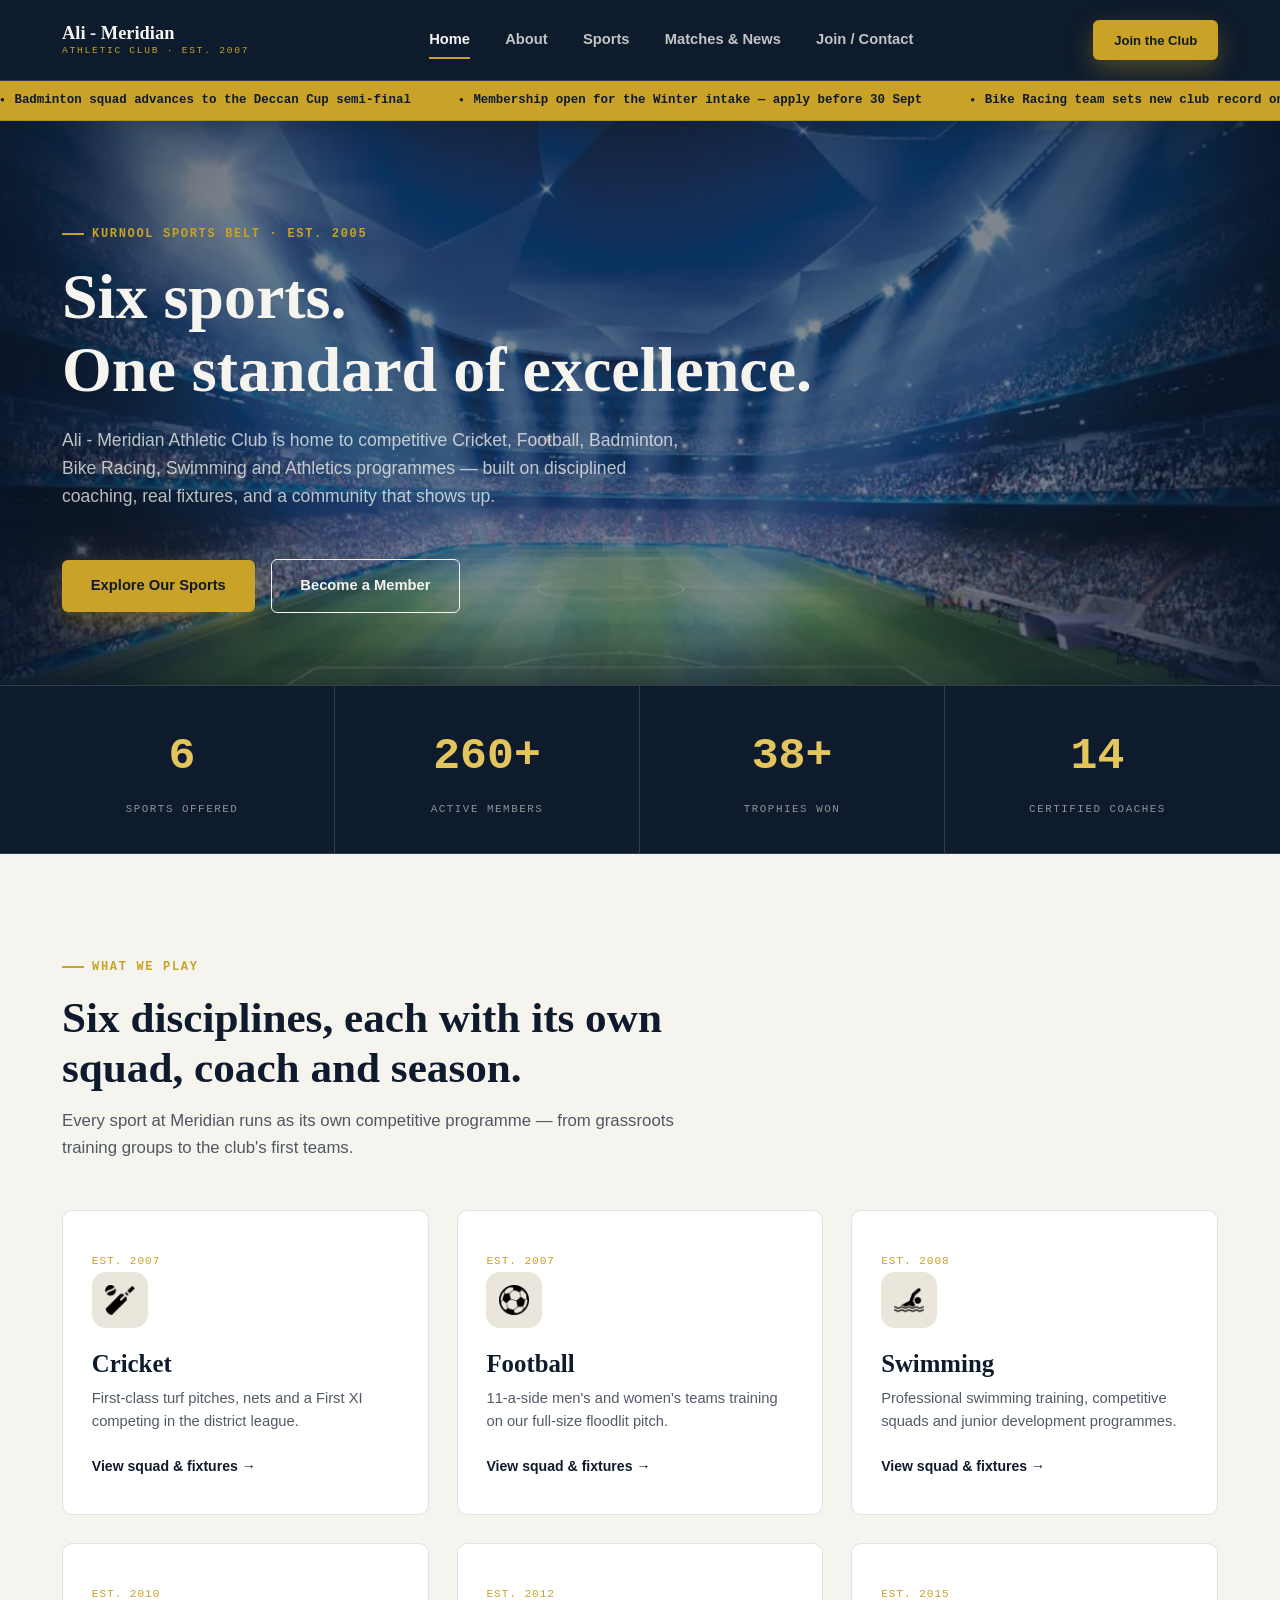
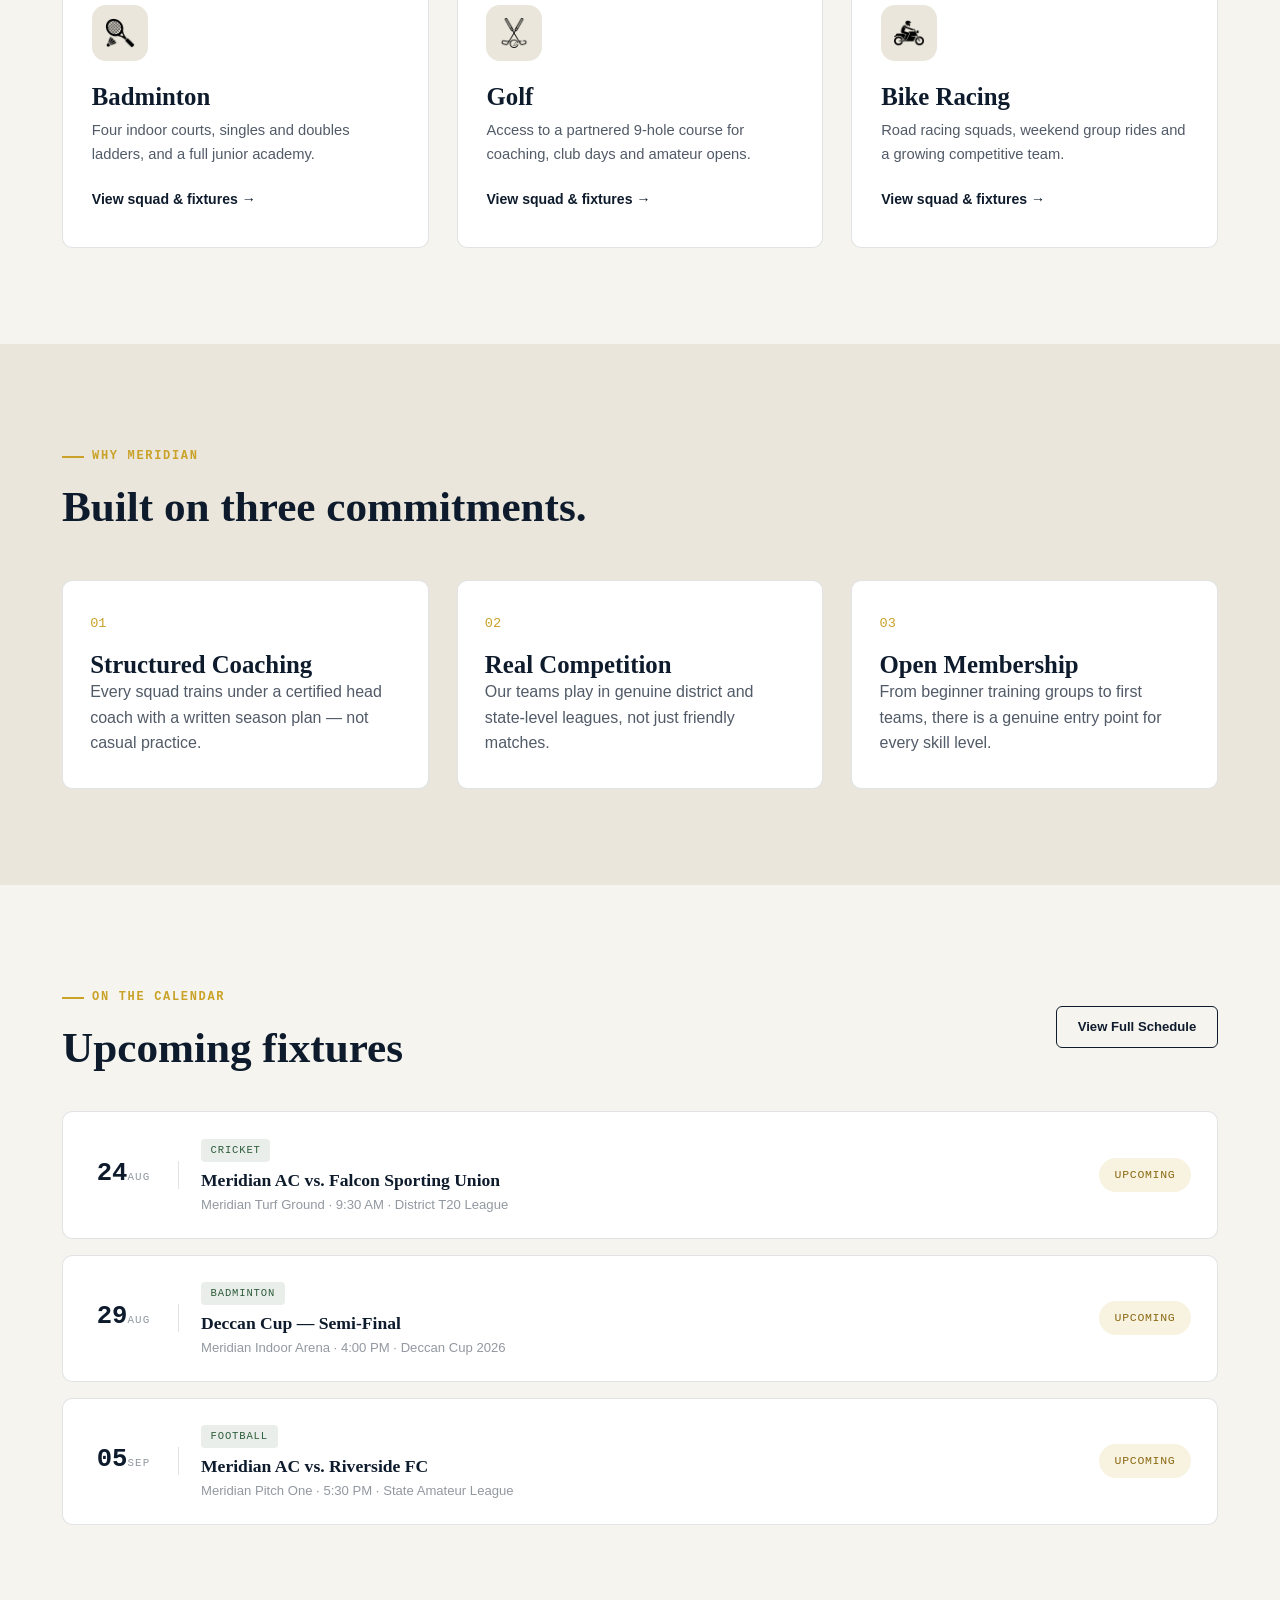
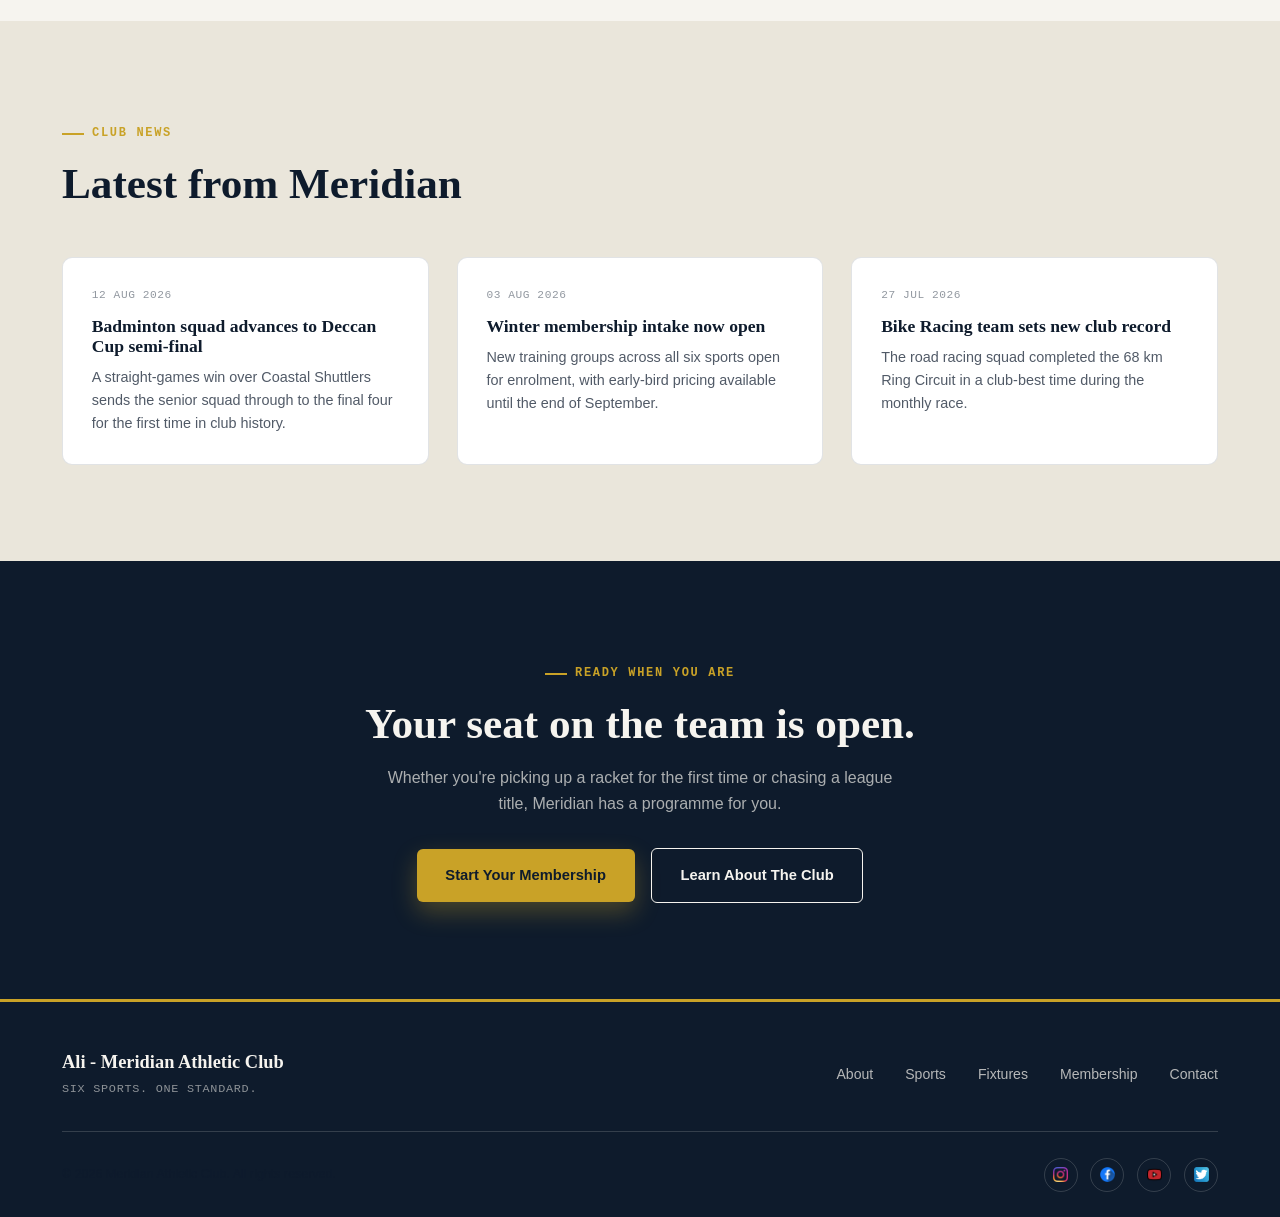
<file: index.html>
<!DOCTYPE html>
<html lang="en">
<head>
<meta charset="UTF-8">
<meta name="viewport" content="width=device-width, initial-scale=1.0">
<title>Ali - Meridian Athletic Club — Six Sports, One Standard</title>
<meta name="description" content="Meridian Athletic Club is a multi-sport organisation offering Cricket, Football, Basketball, Badminton, Golf and Cycling — training, tournaments and membership.">
<link rel="stylesheet" href="css/style.css">
</head>
<body>

<header class="navbar">
  <div class="wrap">
    <a href="index.html" class="brand">
      <!-- Club logo: put your logo file at images/logo.png (roughly square, transparent background works best) -->
      <!-- <img src="images/logo.png" alt="Meridian Athletic Club logo" class="brand-mark"> -->
      <span class="brand-text">Ali - Meridian<span>ATHLETIC CLUB &middot; EST. 2007</span></span>
    </a>
    <nav class="nav-links">
      <a href="index.html">Home</a>
      <a href="about.html">About</a>
      <a href="sports.html">Sports</a>
      <a href="matches.html">Matches &amp; News</a>
      <a href="join.html">Join / Contact</a>
    </nav>
    <div class="nav-cta">
      <a href="join.html" class="btn btn-primary btn-sm">Join the Club</a>
      <button class="nav-toggle" aria-label="Toggle navigation"><span></span><span></span><span></span></button>
    </div>
  </div>
</header>

<div class="ticker">
  <div class="ticker-track">
    <span>Badminton squad advances to the Deccan Cup semi-final</span>
<span>Membership open for the Winter intake &mdash; apply before 30 Sept</span>
<span>Bike Racing team sets new club record on the Ring Circuit</span>
<span>Swimming squad prepares for the Regional Aquatics Championship</span>
  </div>
</div>

<!-- ================= HERO ================= -->
<section class="page-hero">
  <!-- Main hero photo: put a wide action shot at images/hero/hero-home.jpg -->
  <img src="images/hero-home.jpg" alt="Meridian Athletic Club athletes in action" class="hero-bg-image">
  <div class="hero-overlay"></div>
  <div class="wrap">
    <div class="eyebrow">Kurnool Sports Belt &middot; Est. 2005</div>
    <h1 class="mt-1">Six sports.<br>One standard of excellence.</h1>
    <p class="lead">Ali - Meridian Athletic Club is home to competitive Cricket, Football, Badminton, 
      Bike Racing, Swimming and Athletics programmes &mdash; built on disciplined coaching, real fixtures, and a community that shows up.</p>
    <div class="flex gap-1 mt-3" style="flex-wrap:wrap;">
      <a href="sports.html" class="btn btn-primary">Explore Our Sports</a>
      <a href="join.html" class="btn btn-ghost">Become a Member</a>
    </div>
  </div>
</section>

<!-- Scoreboard signature -->
<div class="scoreboard">
  <div class="wrap" style="padding:0;">
    <div class="scoreboard-strip">
      <div class="scoreboard-cell">
        <div class="scoreboard-num" data-count="6">0</div>
        <div class="scoreboard-label">Sports Offered</div>
      </div>
      <div class="scoreboard-cell">
        <div class="scoreboard-num" data-count="260" data-suffix="+">0</div>
        <div class="scoreboard-label">Active Members</div>
      </div>
      <div class="scoreboard-cell">
        <div class="scoreboard-num" data-count="38" data-suffix="+">0</div>
        <div class="scoreboard-label">Trophies Won</div>
      </div>
      <div class="scoreboard-cell">
        <div class="scoreboard-num" data-count="14">0</div>
        <div class="scoreboard-label">Certified Coaches</div>
      </div>
    </div>
  </div>
</div>

<!-- ================= SPORTS OVERVIEW ================= -->
<section>
  <div class="wrap">
    <div class="section-head reveal">
      <div class="eyebrow">What We Play</div>
      <h2 class="mt-1">Six disciplines, each with its own squad, coach and season.</h2>
      <p>Every sport at Meridian runs as its own competitive programme &mdash; from grassroots training groups to the club's first teams.</p>
    </div>

    <div class="grid grid-3">

      <div class="card sport-card reveal">
        <span class="tag-line">Est. 2007</span>
        <!-- Small icon: images/icons/cricket.png -->
        <div class="icon-wrap"><img src="images/cricket.png" alt="Cricket icon"></div>
        <h3>Cricket</h3>
        <p>First-class turf pitches, nets and a First XI competing in the district league.</p>
        <a href="sports.html#cricket" class="card-link">View squad &amp; fixtures &rarr;</a>
      </div>

      <div class="card sport-card reveal">
        <span class="tag-line">Est. 2007</span>
        <div class="icon-wrap"><img src="images/football.png" alt="Football icon"></div>
        <h3>Football</h3>
        <p>11-a-side men's and women's teams training on our full-size floodlit pitch.</p>
        <a href="sports.html#football" class="card-link">View squad &amp; fixtures &rarr;</a>
      </div>

      <div class="card sport-card reveal">
        <span class="tag-line">Est. 2008</span>
        <div class="icon-wrap"><img src="images/swimming.png" alt="Swimming icon"></div>
        <h3>Swimming</h3>
       <p>Professional swimming training, competitive squads and junior development programmes.</p>
        <a href="sports.html#swimming" class="card-link">View squad &amp; fixtures &rarr;</a>
      </div>

      <div class="card sport-card reveal">
        <span class="tag-line">Est. 2010</span>
        <div class="icon-wrap"><img src="images/badminton.png" alt="Badminton icon"></div>
        <h3>Badminton</h3>
        <p>Four indoor courts, singles and doubles ladders, and a full junior academy.</p>
        <a href="sports.html#badminton" class="card-link">View squad &amp; fixtures &rarr;</a>
      </div>

      <div class="card sport-card reveal">
        <span class="tag-line">Est. 2012</span>
        <div class="icon-wrap"><img src="images/golf.png" alt="Golf icon"></div>
        <h3>Golf</h3>
        <p>Access to a partnered 9-hole course for coaching, club days and amateur opens.</p>
        <a href="sports.html#golf" class="card-link">View squad &amp; fixtures &rarr;</a>
      </div>

      <div class="card sport-card reveal">
        <span class="tag-line">Est. 2015</span>
        <div class="icon-wrap"><img src="images/motorbike.png" alt="Motorbike icon"></div>
       <h3>Bike Racing</h3>
<p>Road racing squads, weekend group rides and a growing competitive team.</p>
        <a href="sports.html#bike-racing" class="card-link">View squad &amp; fixtures &rarr;</a>
      </div>

    </div>
  </div>
</section>

<!-- ================= WHY MERIDIAN ================= -->
<section class="section-dim">
  <div class="wrap">
    <div class="section-head reveal">
      <div class="eyebrow">Why Meridian</div>
      <h2 class="mt-1">Built on three commitments.</h2>
    </div>
    <div class="grid grid-3">
      <div class="card value-card reveal">
        <span class="idx">01</span>
        <h3>Structured Coaching</h3>
        <p>Every squad trains under a certified head coach with a written season plan &mdash; not casual practice.</p>
      </div>
      <div class="card value-card reveal">
        <span class="idx">02</span>
        <h3>Real Competition</h3>
        <p>Our teams play in genuine district and state-level leagues, not just friendly matches.</p>
      </div>
      <div class="card value-card reveal">
        <span class="idx">03</span>
        <h3>Open Membership</h3>
        <p>From beginner training groups to first teams, there is a genuine entry point for every skill level.</p>
      </div>
    </div>
  </div>
</section>

<!-- ================= UPCOMING FIXTURES TEASER ================= -->
<section>
  <div class="wrap">
    <div class="flex-between reveal" style="flex-wrap:wrap; gap:1rem; margin-bottom:2.4rem;">
      <div class="section-head" style="margin-bottom:0;">
        <div class="eyebrow">On The Calendar</div>
        <h2 class="mt-1">Upcoming fixtures</h2>
      </div>
      <a href="matches.html" class="btn btn-ghost btn-sm">View Full Schedule</a>
    </div>

    <div class="grid" style="gap:1rem;">
      <div class="card fixture-card reveal">
        <div class="fixture-date"><span class="day">24</span><span class="mon">Aug</span></div>
        <div class="fixture-main">
          <span class="sport-tag">Cricket</span>
          <h4>Meridian AC vs. Falcon Sporting Union</h4>
          <p class="meta">Meridian Turf Ground &middot; 9:30 AM &middot; District T20 League</p>
        </div>
        <span class="fixture-status status-upcoming">Upcoming</span>
      </div>
      <div class="card fixture-card reveal">
        <div class="fixture-date"><span class="day">29</span><span class="mon">Aug</span></div>
        <div class="fixture-main">
          <span class="sport-tag">Badminton</span>
          <h4>Deccan Cup &mdash; Semi-Final</h4>
          <p class="meta">Meridian Indoor Arena &middot; 4:00 PM &middot; Deccan Cup 2026</p>
        </div>
        <span class="fixture-status status-upcoming">Upcoming</span>
      </div>
      <div class="card fixture-card reveal">
        <div class="fixture-date"><span class="day">05</span><span class="mon">Sep</span></div>
        <div class="fixture-main">
          <span class="sport-tag">Football</span>
          <h4>Meridian AC vs. Riverside FC</h4>
          <p class="meta">Meridian Pitch One &middot; 5:30 PM &middot; State Amateur League</p>
        </div>
        <span class="fixture-status status-upcoming">Upcoming</span>
      </div>
    </div>
  </div>
</section>

<!-- ================= NEWS ================= -->
<section class="section-dim">
  <div class="wrap">
    <div class="section-head reveal">
      <div class="eyebrow">Club News</div>
      <h2 class="mt-1">Latest from Meridian</h2>
    </div>
    <div class="grid grid-3">
      <div class="card news-card reveal">
        <span class="date">12 Aug 2026</span>
        <h4>Badminton squad advances to Deccan Cup semi-final</h4>
        <p>A straight-games win over Coastal Shuttlers sends the senior squad through to the final four for the first time in club history.</p>
      </div>
      <div class="card news-card reveal">
        <span class="date">03 Aug 2026</span>
        <h4>Winter membership intake now open</h4>
        <p>New training groups across all six sports open for enrolment, with early-bird pricing available until the end of September.</p>
      </div>
      <div class="card news-card reveal">
        <span class="date">27 Jul 2026</span>
        <h4>Bike Racing team sets new club record</h4>
        <p>The road racing squad completed the 68 km Ring Circuit in a club-best time during the monthly race.</p>
      </div>
    </div>
  </div>
</section>

<!-- ================= CTA ================= -->
<section class="section-dark text-center">
  <div class="wrap">
    <div class="eyebrow" style="justify-content:center;">Ready When You Are</div>
    <h2 class="mt-1">Your seat on the team is open.</h2>
    <p style="max-width:520px; margin:1rem auto 0;">Whether you're picking up a racket for the first time or chasing a league title, Meridian has a programme for you.</p>
    <div class="flex gap-1 mt-2" style="justify-content:center; flex-wrap:wrap;">
      <a href="join.html" class="btn btn-primary">Start Your Membership</a>
      <a href="about.html" class="btn btn-ghost">Learn About The Club</a>
    </div>
  </div>
</section>

<footer class="site-footer">
  <div class="wrap">
    <div class="footer-top">
      <div class="footer-brand">
        <!-- <img src="images/logo.png" alt="Meridian Athletic Club logo" class="brand-mark" width="34" height="34"> -->
        <div>
          <span class="brand-text"> Ali - Meridian Athletic Club</span>
          <div class="footer-tagline">SIX SPORTS. ONE STANDARD.</div>
        </div>
      </div>
      <ul class="footer-links">
        <li><a href="about.html">About</a></li>
        <li><a href="sports.html">Sports</a></li>
        <li><a href="matches.html">Fixtures</a></li>
        <li><a href="join.html">Membership</a></li>
        <li><a href="join.html#contact">Contact</a></li>
      </ul>
    </div>
    <div class="footer-bottom">
      <p>&copy; <span id="current-year"></span> Meridian Athletic Club. All rights reserved.</p>
      <div class="social-row">
       <a href="#" aria-label="Instagram">
            <img src="images/insta.png" alt="Instagram">
          </a>
          <a href="#" aria-label="Facebook">
            <img src="images/facebook.png" alt="Facebook">
          </a>
          <a href="#" aria-label="YouTube">
            <img src="images/youtube.png" alt="YouTube">
          </a>
          <a href="#" aria-label="X (Twitter)">
            <img src="images/twitter.png" alt="X (Twitter)">
          </a>
      </div>
    </div>
  </div>
</footer>

<script src="js/script.js"></script>
</body>
</html>
</file>
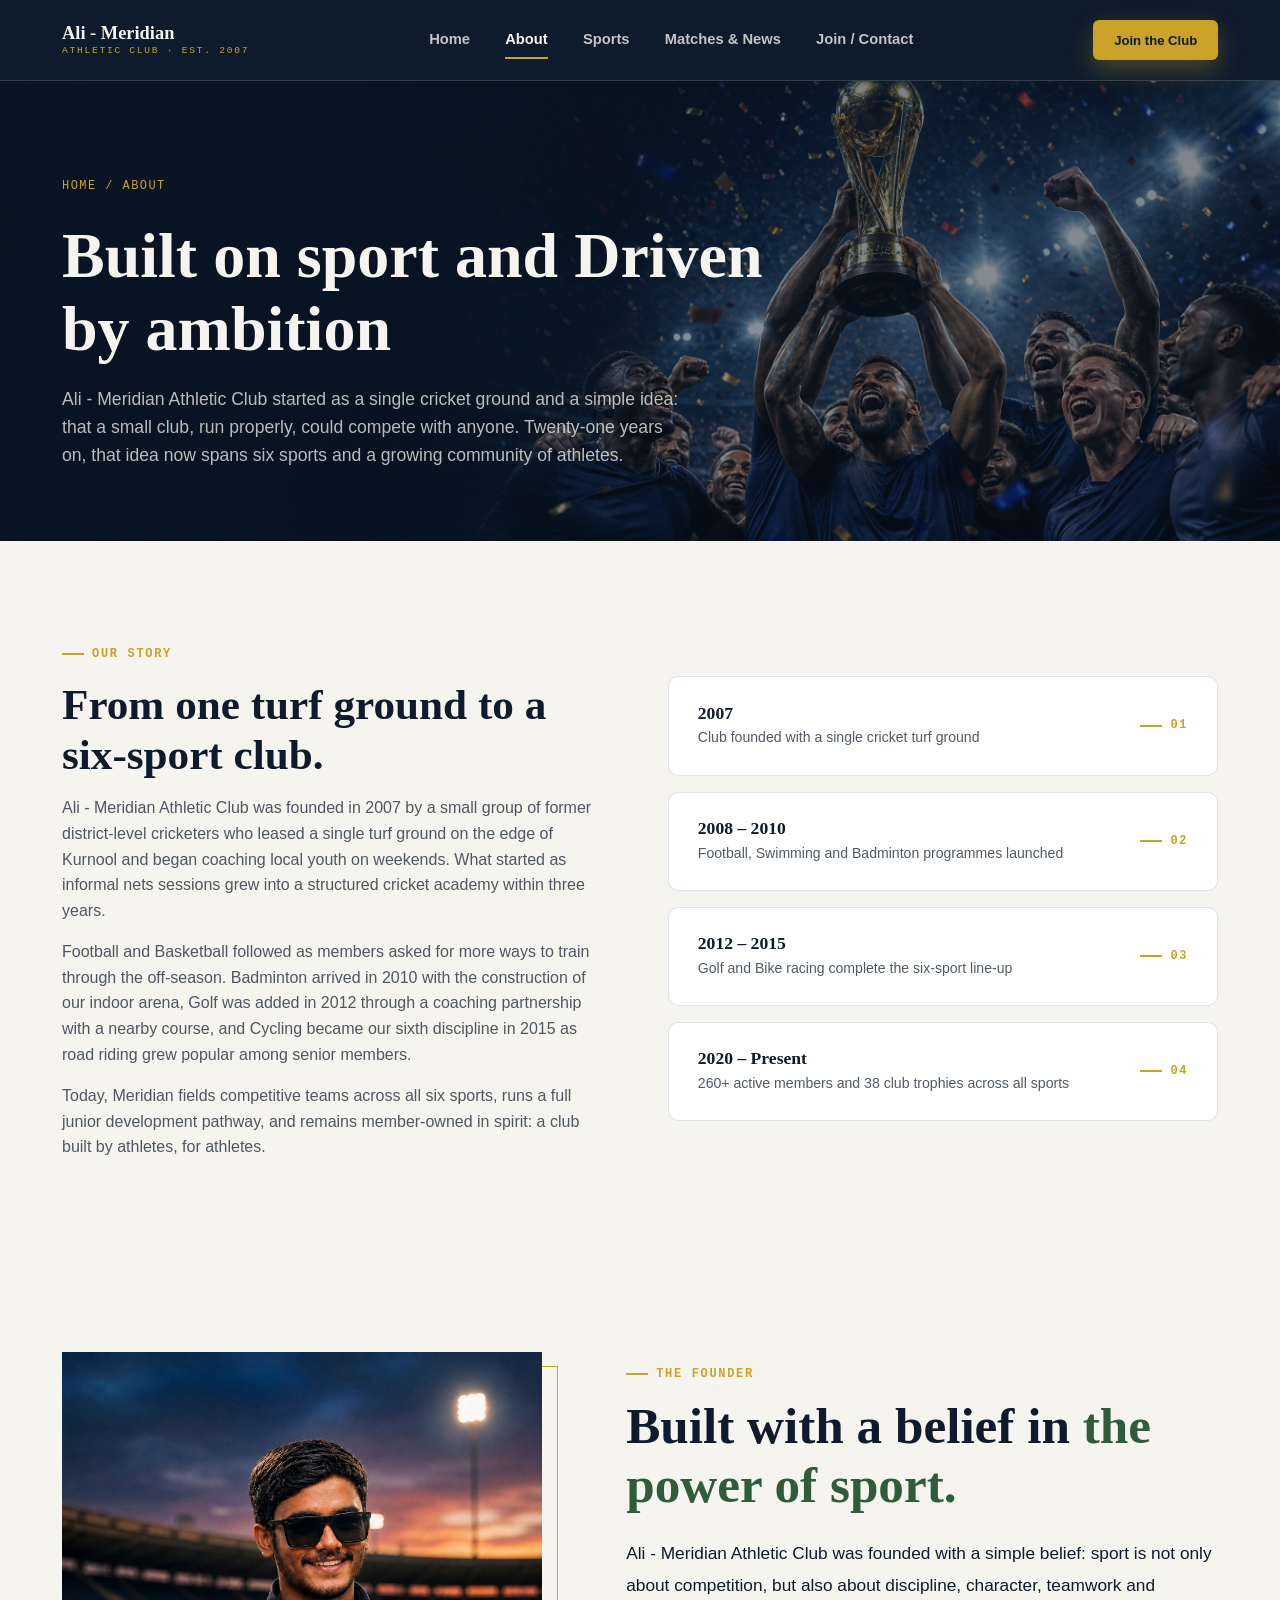
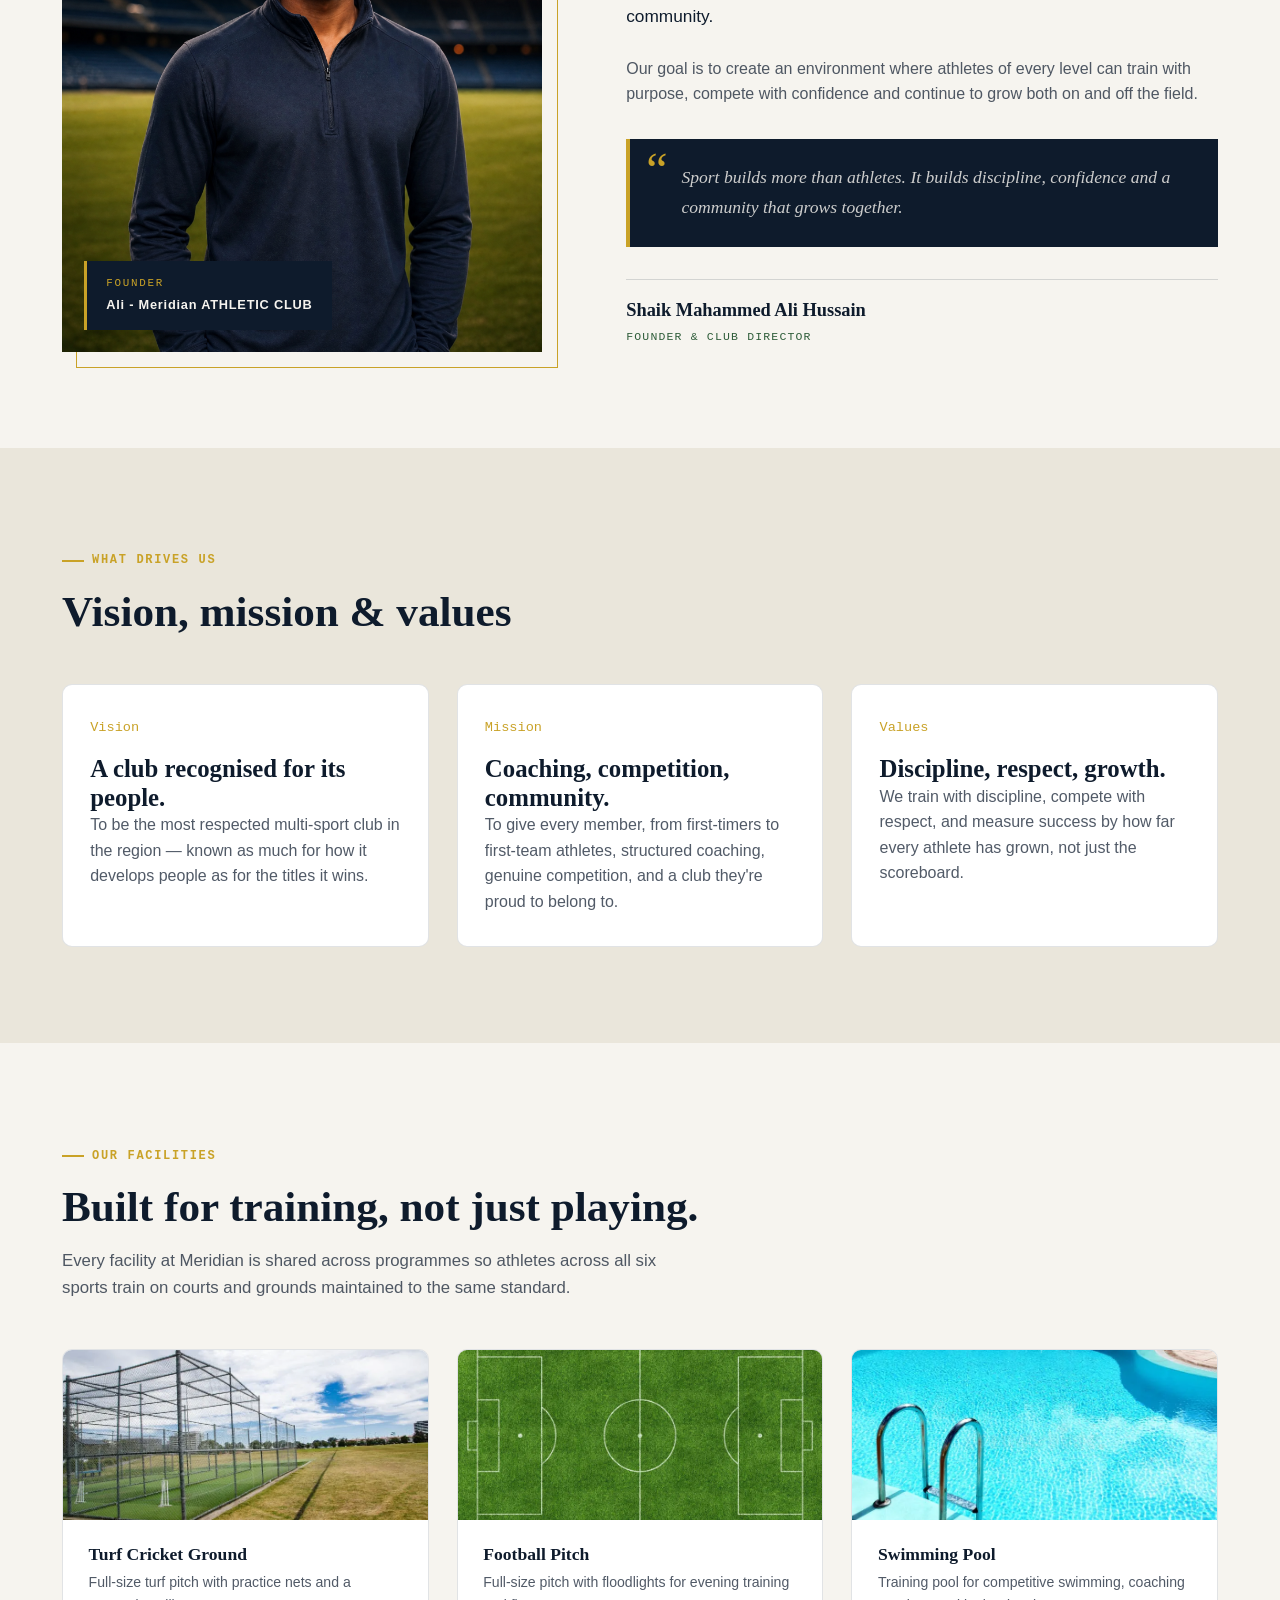
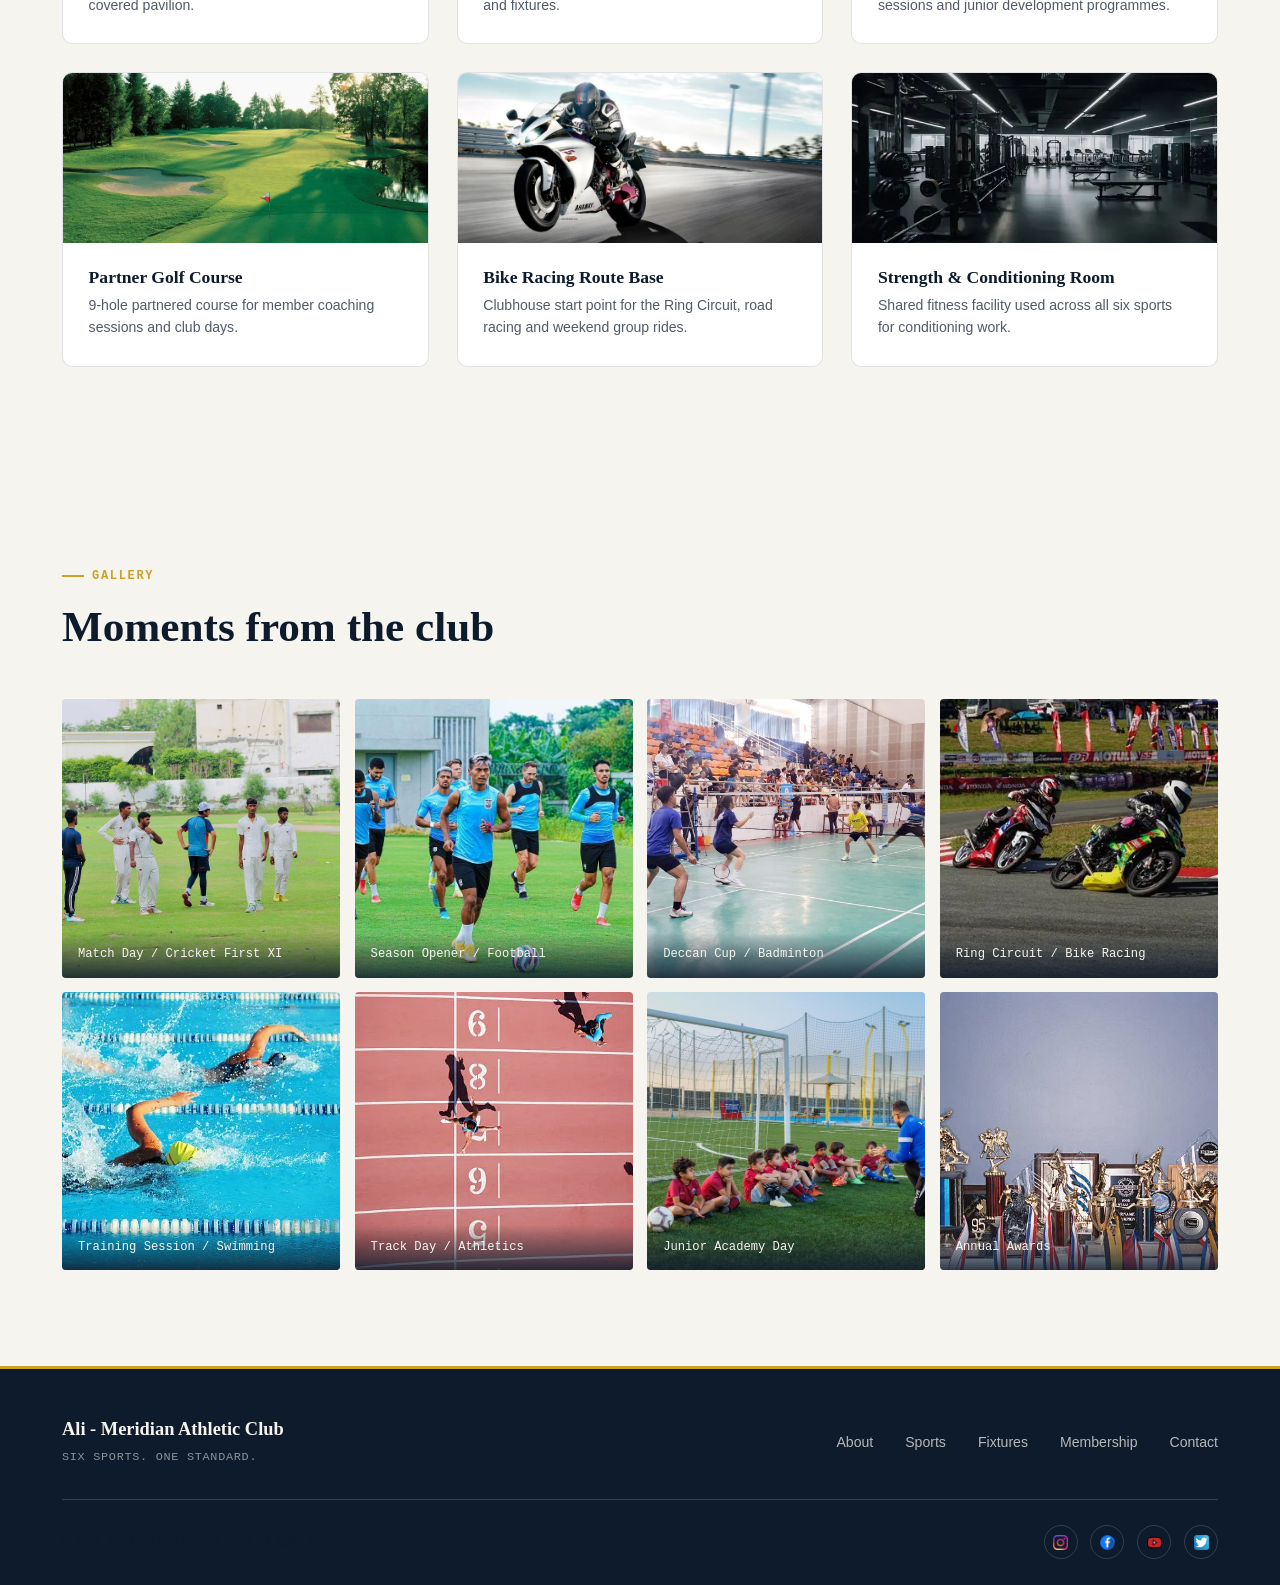
<file: about.html>
<!DOCTYPE html>
<html lang="en">

<head>
  <meta charset="UTF-8">
  <meta name="viewport" content="width=device-width, initial-scale=1.0">
  <title>About Us — Meridian Athletic Club</title>
  <meta name="description"
    content="The history, vision, values, facilities and coaching staff of Meridian Athletic Club.">
  <link rel="stylesheet" href="css/style.css">
</head>

<body>

  <header class="navbar">
    <div class="wrap">
      <a href="index.html" class="brand">
        <!-- <img src="images/logo.png" alt="Meridian Athletic Club logo" class="brand-mark"> -->
        <span class="brand-text">Ali - Meridian<span>ATHLETIC CLUB &middot; EST. 2007</span></span>
      </a>
      <nav class="nav-links">
        <a href="index.html">Home</a>
        <a href="about.html">About</a>
        <a href="sports.html">Sports</a>
        <a href="matches.html">Matches &amp; News</a>
        <a href="join.html">Join / Contact</a>
      </nav>
      <div class="nav-cta">
        <a href="join.html" class="btn btn-primary btn-sm">Join the Club</a>
        <button class="nav-toggle" aria-label="Toggle navigation"><span></span><span></span><span></span></button>
      </div>
    </div>
  </header>

  <section class="page-hero">
    <img src="images/hero-about.jpg" alt="Meridian Athletic Club members" class="hero-bg-image">
    <div class="hero-overlay"></div>
    <div class="wrap">
      <div class="breadcrumb">Home / About</div>
      <h1>Built on sport and Driven by ambition</h1>
      <p class="lead">Ali - Meridian Athletic Club started as a single cricket ground and a simple idea: that a small club,
        run properly, could compete with anyone.
        Twenty-one years on, that idea now spans six sports and a growing community of athletes.</p>
    </div>
  </section>

  <!-- ================= HISTORY ================= -->
  <section>
    <div class="wrap grid grid-2" style="align-items:center; gap:3.5rem;">
      <div class="reveal">
        <div class="eyebrow">Our Story</div>
        <h2 class="mt-1">From one turf ground to a six-sport club.</h2>
        <p class="mt-1">Ali - Meridian Athletic Club was founded in 2007 by a small group of former district-level cricketers
          who leased a single turf ground on the edge of Kurnool and began coaching local youth on weekends. What
          started as informal nets sessions grew into a structured cricket academy within three years.</p>
        <p class="mt-1">Football and Basketball followed as members asked for more ways to train through the off-season.
          Badminton arrived in 2010 with the construction of our indoor arena, Golf was added in 2012 through a coaching
          partnership with a nearby course, and Cycling became our sixth discipline in 2015 as road riding grew popular
          among senior members.</p>
        <p class="mt-1">Today, Meridian fields competitive teams across all six sports, runs a full junior development
          pathway, and remains member-owned in spirit: a club built by athletes, for athletes.</p>
      </div>
      <div class="reveal">
        <div class="grid" style="gap:1rem;">
          <div class="card" style="padding:1.6rem 1.8rem;">
            <div class="flex-between">
              <div>
                <h4>2007</h4>
                <p style="font-size:0.88rem; margin-top:0.2rem;">Club founded with a single cricket turf ground</p>
              </div>
              <span class="eyebrow" style="margin:0;">01</span>
            </div>
          </div>
          <div class="card" style="padding:1.6rem 1.8rem;">
            <div class="flex-between">
              <div>
                <h4>2008 &ndash; 2010</h4>
                <p style="font-size:0.88rem; margin-top:0.2rem;">Football, Swimming and Badminton programmes launched
                </p>
              </div>
              <span class="eyebrow" style="margin:0;">02</span>
            </div>
          </div>
          <div class="card" style="padding:1.6rem 1.8rem;">
            <div class="flex-between">
              <div>
                <h4>2012 &ndash; 2015</h4>
                <p style="font-size:0.88rem; margin-top:0.2rem;">Golf and Bike racing complete the six-sport line-up</p>
              </div>
              <span class="eyebrow" style="margin:0;">03</span>
            </div>
          </div>
          <div class="card" style="padding:1.6rem 1.8rem;">
            <div class="flex-between">
              <div>
                <h4>2020 &ndash; Present</h4>
                <p style="font-size:0.88rem; margin-top:0.2rem;">260+ active members and 38 club trophies across all
                  sports</p>
              </div>
              <span class="eyebrow" style="margin:0;">04</span>
            </div>
          </div>
        </div>
      </div>
    </div>
  </section>


  <!-- ================= FOUNDER ================= -->
<section class="founder-section">
  <div class="wrap">
    
    <div class="founder-content">

      <!-- Founder Image -->
      <div class="founder-image-wrap">
        <img src="images/founder_ali.png"
             alt="Shaik Mahammed Ali Hussain - Founder of Meridian Athletic Club"
             class="founder-image">
        
        <div class="founder-image-label">
          <span>FOUNDER</span>
          <strong>Ali - Meridian ATHLETIC CLUB</strong>
        </div>
      </div>

      <!-- Founder Message -->
      <div class="founder-text">

        <div class="eyebrow">The Founder</div>

        <h2>
          Built with a belief in
          <span>the power of sport.</span>
        </h2>

        <p class="founder-intro">
          Ali - Meridian Athletic Club was founded with a simple belief:
          sport is not only about competition, but also about discipline,
          character, teamwork and community.
        </p>

        <p>
          Our goal is to create an environment where athletes of every
          level can train with purpose, compete with confidence and
          continue to grow both on and off the field.
        </p>

        <div class="founder-quote">
          <span class="quote-mark">“</span>
          <p>
            Sport builds more than athletes.
            It builds discipline, confidence and a
            community that grows together.
          </p>
        </div>

        <div class="founder-signature">
          <strong>Shaik Mahammed Ali Hussain</strong>
          <span>Founder &amp; Club Director</span>
        </div>

      </div>

    </div>

  </div>
</section>

  <!-- ================= VISION / MISSION / VALUES ================= -->
  <section class="section-dim">
    <div class="wrap">
      <div class="section-head reveal">
        <div class="eyebrow">What Drives Us</div>
        <h2 class="mt-1">Vision, mission &amp; values</h2>
      </div>
      <div class="grid grid-3">
        <div class="card value-card reveal">
          <span class="idx">Vision</span>
          <h3>A club recognised for its people.</h3>
          <p>To be the most respected multi-sport club in the region &mdash; known as much for how it develops people as
            for the titles it wins.</p>
        </div>
        <div class="card value-card reveal">
          <span class="idx">Mission</span>
          <h3>Coaching, competition, community.</h3>
          <p>To give every member, from first-timers to first-team athletes, structured coaching, genuine competition,
            and a club they're proud to belong to.</p>
        </div>
        <div class="card value-card reveal">
          <span class="idx">Values</span>
          <h3>Discipline, respect, growth.</h3>
          <p>We train with discipline, compete with respect, and measure success by how far every athlete has grown, not
            just the scoreboard.</p>
        </div>
      </div>
    </div>
  </section>

  <!-- ================= FACILITIES ================= -->
  <section>
    <div class="wrap">
      <div class="section-head reveal">
        <div class="eyebrow">Our Facilities</div>
        <h2 class="mt-1">Built for training, not just playing.</h2>
        <p>Every facility at Meridian is shared across programmes so athletes across all six sports train on courts and
          grounds maintained to the same standard.</p>
      </div>
      <div class="grid grid-3">

        <div class="card facility-card reveal">
          <div class="facility-visual"><img src="images/cricket-ground.jpg" alt="Turf cricket ground"></div>
          <div class="body">
            <h4>Turf Cricket Ground</h4>
            <p style="font-size:0.88rem; margin-top:0.4rem;">Full-size turf pitch with practice nets and a covered
              pavilion.</p>
          </div>
        </div>

        <div class="card facility-card reveal">
          <div class="facility-visual"><img src="images/football-pitch.jpg" alt="Floodlit football pitch"></div>
          <div class="body">
            <h4>Football Pitch</h4>
            <p style="font-size:0.88rem; margin-top:0.4rem;">Full-size pitch with floodlights for evening training and
              fixtures.</p>
          </div>
        </div>

        <div class="card facility-card reveal">
          <div class="facility-visual">
            <img src="images/swimming-pool.jpg" alt="Swimming pool">
          </div>
          <div class="body">
            <h4>Swimming Pool</h4>
            <p style="font-size:0.88rem; margin-top:0.4rem;">
              Training pool for competitive swimming, coaching sessions and junior development programmes.
            </p>
          </div>
        </div>

        <div class="card facility-card reveal">
          <div class="facility-visual"><img src="images/golf-course.jpg" alt="Partner golf course"></div>
          <div class="body">
            <h4>Partner Golf Course</h4>
            <p style="font-size:0.88rem; margin-top:0.4rem;">9-hole partnered course for member coaching sessions and
              club days.</p>
          </div>
        </div>

        <div class="card facility-card reveal">
          <div class="facility-visual">
            <img src="images/Bikeracing-base.jpg" alt="Bike racing route">
          </div>
          <div class="body">
            <h4>Bike Racing Route Base</h4>
            <p style="font-size:0.88rem; margin-top:0.4rem;">
              Clubhouse start point for the Ring Circuit, road racing and weekend group rides.
            </p>
          </div>
        </div>

        <div class="card facility-card reveal">
          <div class="facility-visual"><img src="images/gym.jpg" alt="Strength and conditioning room"></div>
          <div class="body">
            <h4>Strength &amp; Conditioning Room</h4>
            <p style="font-size:0.88rem; margin-top:0.4rem;">Shared fitness facility used across all six sports for
              conditioning work.</p>
          </div>
        </div>

      </div>
    </div>
  </section>

  <!-- ================= COACHING STAFF ================= -->
  <!-- <section class="section-dim">
    <div class="wrap">
      <div class="flex-between reveal" style="flex-wrap:wrap; gap:1rem; margin-bottom:2.4rem;">
        <div class="section-head" style="margin-bottom:0;">
          <div class="eyebrow">Leadership</div>
          <h2 class="mt-1">Coaching staff</h2>
        </div>
        <a href="sports.html" class="btn btn-ghost btn-sm">See Every Sport's Coach</a>
      </div>
      <div class="grid grid-4">

        <div class="card person-card reveal">
          <div class="person-photo"><img src="images/coaches/ramesh-naidu.jpg" alt="Ramesh Naidu"></div>
          <div class="person-info">
            <span class="role">Director of Coaching</span>
            <h4>Ramesh Naidu</h4>
            <p>Overseeing all six programmes since 2011</p>
          </div>
        </div>

        <div class="card person-card reveal">
          <div class="person-photo"><img src="images/coaches/chandra-reddy.jpg" alt="Chandra Reddy"></div>
          <div class="person-info">
            <span class="role">Head Coach, Cricket</span>
            <h4>Chandra Reddy</h4>
            <p>Former state Ranji Trophy player</p>
          </div>
        </div>

        <div class="card person-card reveal">
          <div class="person-photo"><img src="images/coaches/suresh-kumar.jpg" alt="Suresh Kumar"></div>
          <div class="person-info">
            <span class="role">Head Coach, Football</span>
            <h4>Suresh Kumar</h4>
            <p>AIFF C-licensed coach, joined 2013</p>
          </div>
        </div>

        <div class="card person-card reveal">
          <div class="person-photo"><img src="images/coaches/anita-verma.jpg" alt="Anita Verma"></div>
          <div class="person-info">
            <span class="role">Head Coach, Badminton</span>
            <h4>Anita Verma</h4>
            <p>Ex-national junior circuit competitor</p>
          </div>
        </div>

      </div>
    </div>
  </section> -->

  <!-- ================= GALLERY ================= -->
 <section>
  <div class="wrap">
    <div class="section-head reveal">
      <div class="eyebrow">Gallery</div>
      <h2 class="mt-1">Moments from the club</h2>
    </div>

    <div class="gallery-grid">

      <div class="gallery-item reveal">
        <img src="images/cricketmatchday.jpg" alt="Cricket first XI match day">
        <div class="cap">Match Day / Cricket First XI</div>
      </div>

      <div class="gallery-item reveal">
        <img src="images/footballseasonopener.jpg" alt="Football season opener">
        <div class="cap">Season Opener / Football</div>
      </div>

      <div class="gallery-item reveal">
        <img src="images/batminton-training.jpg" alt="Badminton Deccan Cup">
        <div class="cap">Deccan Cup / Badminton</div>
      </div>

      <div class="gallery-item reveal">
        <img src="images/bikeracings.jpg" alt="Bike racing road race">
        <div class="cap">Ring Circuit / Bike Racing</div>
      </div>

      <div class="gallery-item reveal">
        <img src="images/swimming-race.jpg" alt="Competitive swimming training">
        <div class="cap">Training Session / Swimming</div>
      </div>

      <div class="gallery-item reveal">
        <img src="images/atheletics.jpg" alt="Athletics track training">
        <div class="cap">Track Day / Athletics</div>
      </div>

      <div class="gallery-item reveal">
        <img src="images/junior-academy.jpg" alt="Junior academy training day">
        <div class="cap">Junior Academy Day</div>
      </div>

      <div class="gallery-item reveal">
        <img src="images/trophy.jpg" alt="Annual club awards">
        <div class="cap">Annual Awards </div>
      </div>

    </div>
  </div>
</section>

  <footer class="site-footer">
    <div class="wrap">
      <div class="footer-top">
        <div class="footer-brand">
          <!-- <img src="images/logo.png" alt="Meridian Athletic Club logo" class="brand-mark" width="34" height="34"> -->
          <div>
            <span class="brand-text">Ali - Meridian Athletic Club</span>
            <div class="footer-tagline">SIX SPORTS. ONE STANDARD.</div>
          </div>
        </div>
        <ul class="footer-links">
          <li><a href="about.html">About</a></li>
          <li><a href="sports.html">Sports</a></li>
          <li><a href="matches.html">Fixtures</a></li>
          <li><a href="join.html">Membership</a></li>
          <li><a href="join.html#contact">Contact</a></li>
        </ul>
      </div>
      <div class="footer-bottom">
        <p>&copy; <span id="current-year"></span> Ali - Meridian Athletic Club. All rights reserved.</p>
        <div class="social-row">
        <a href="#" aria-label="Instagram">
            <img src="images/insta.png" alt="Instagram">
          </a>
          <a href="#" aria-label="Facebook">
            <img src="images/facebook.png" alt="Facebook">
          </a>
          <a href="#" aria-label="YouTube">
            <img src="images/youtube.png" alt="YouTube">
          </a>
          <a href="#" aria-label="X (Twitter)">
            <img src="images/twitter.png" alt="X (Twitter)">
          </a>
        </div>
      </div>
    </div>
  </footer>

  <script src="js/script.js"></script>
</body>

</html>
</file>
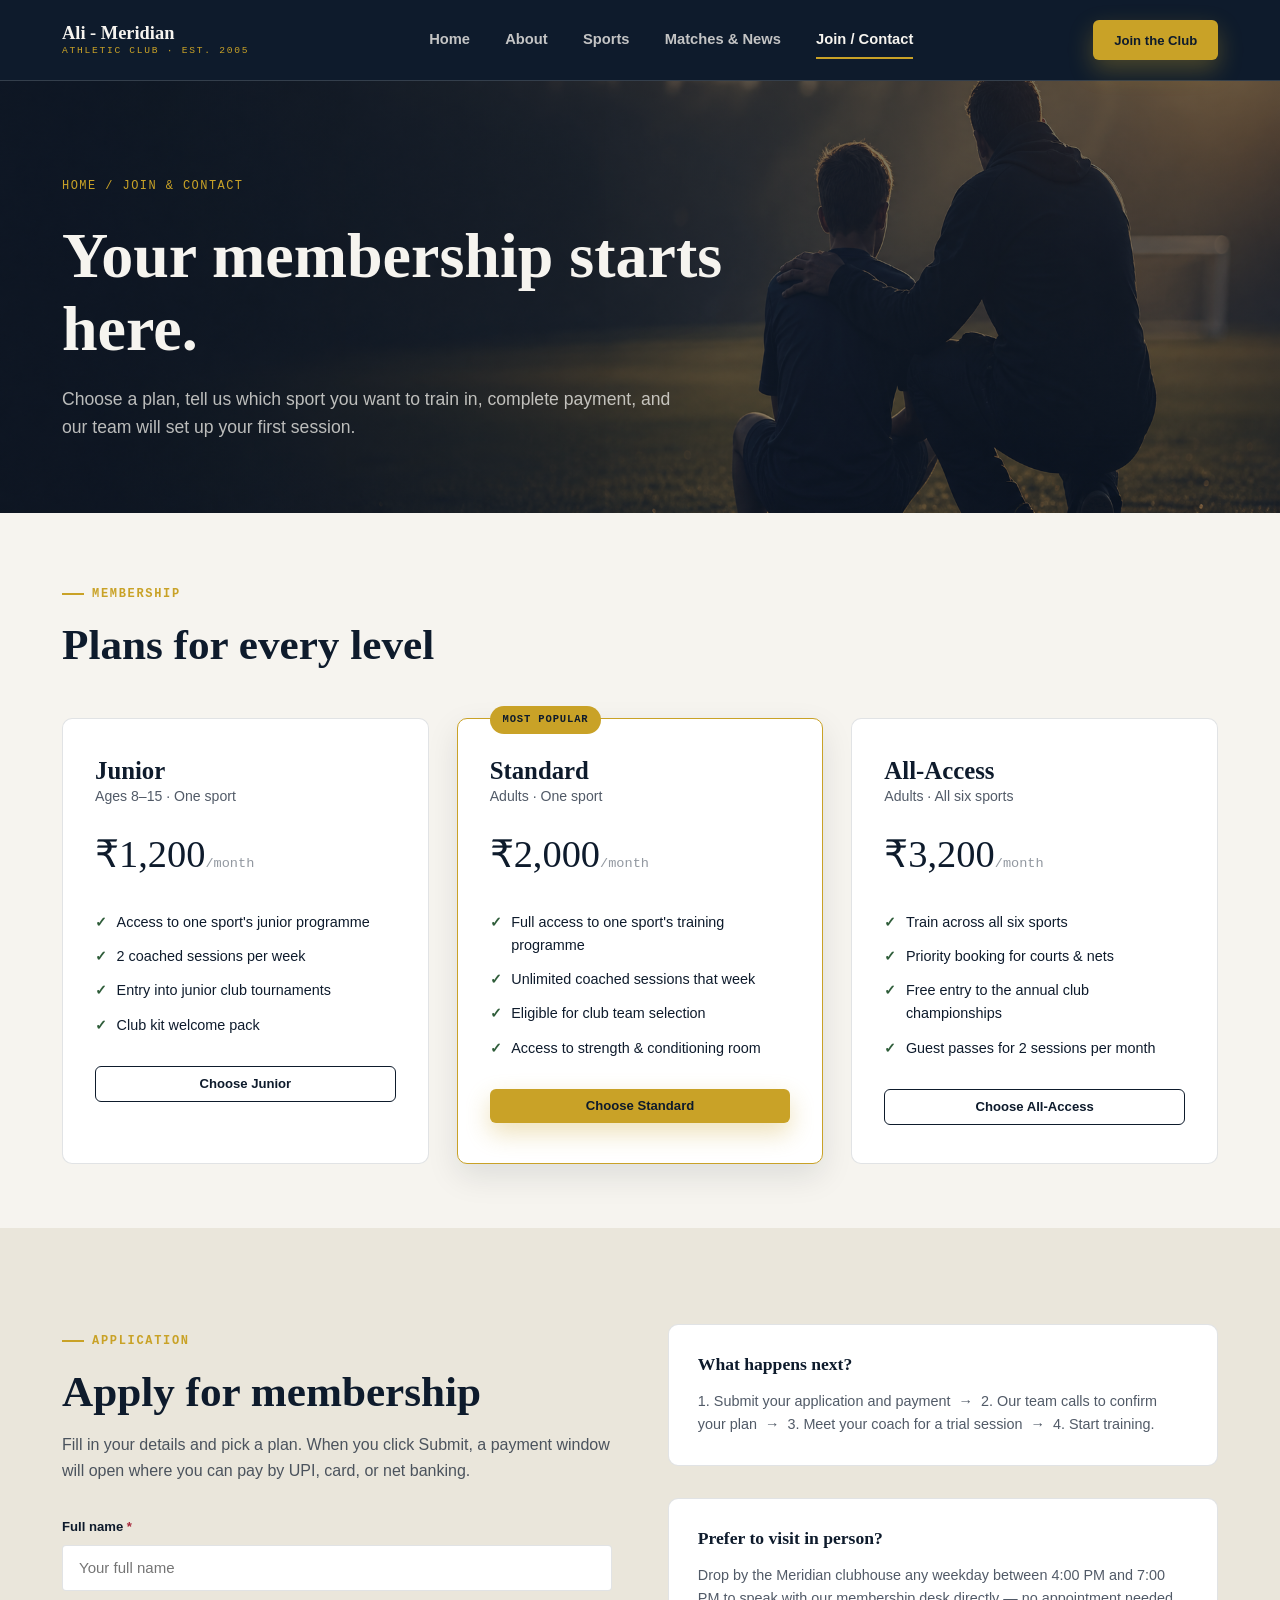
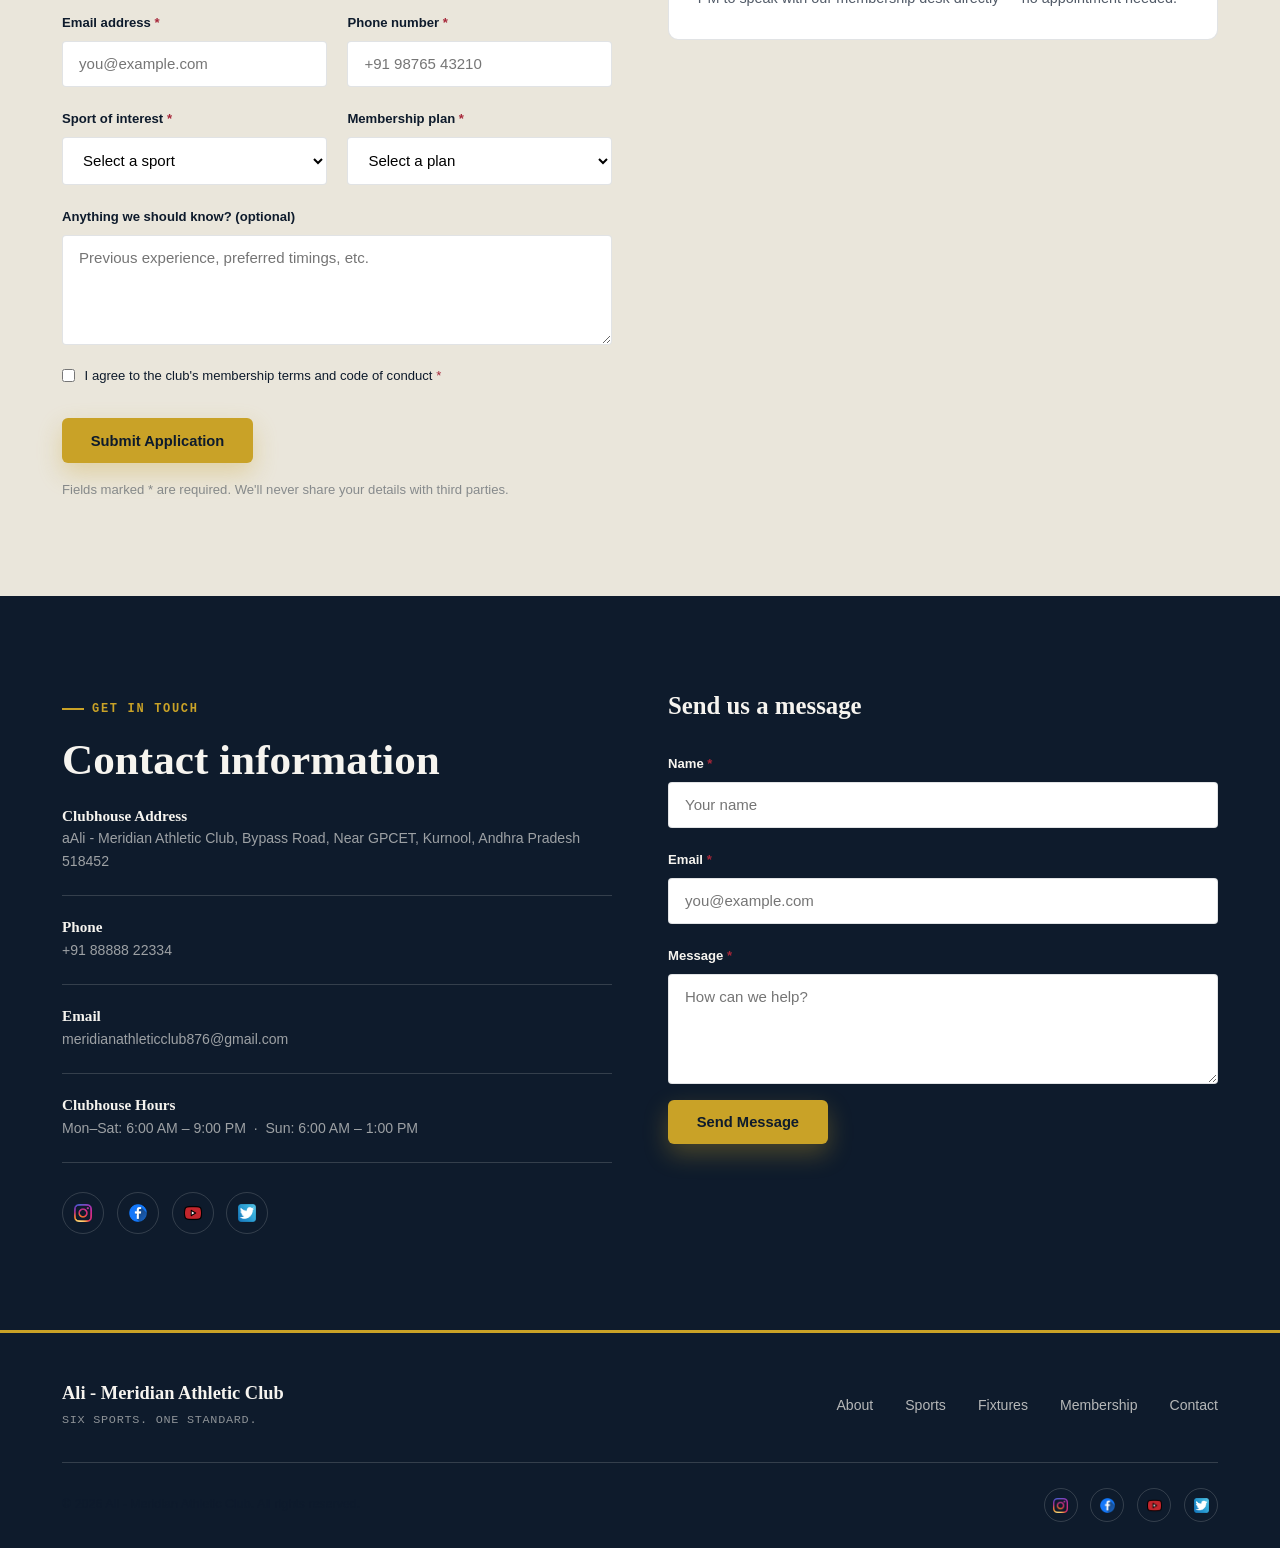
<file: join.html>
<!DOCTYPE html>
<html lang="en">
<head>
<meta charset="UTF-8">
<meta name="viewport" content="width=device-width, initial-scale=1.0">
<title>Join &amp; Contact — Meridian Athletic Club</title>
<meta name="description" content="Become a member of Meridian Athletic Club — view membership plans, apply online, or get in touch.">
<link rel="stylesheet" href="css/style.css">
</head>
<body>

<header class="navbar">
  <div class="wrap">
    <a href="index.html" class="brand">
      <!-- <img src="images/logo.png" alt="Meridian Athletic Club logo" class="brand-mark"> -->
      <span class="brand-text">Ali - Meridian<span>ATHLETIC CLUB &middot; EST. 2005</span></span>
    </a>
    <nav class="nav-links">
      <a href="index.html">Home</a>
      <a href="about.html">About</a>
      <a href="sports.html">Sports</a>
      <a href="matches.html">Matches &amp; News</a>
      <a href="join.html">Join / Contact</a>
    </nav>
    <div class="nav-cta">
      <a href="join.html" class="btn btn-primary btn-sm">Join the Club</a>
      <button class="nav-toggle" aria-label="Toggle navigation"><span></span><span></span><span></span></button>
    </div>
  </div>
</header>

<section class="page-hero">
  <img src="images/hero-join.jpg" alt="Meridian Athletic Club clubhouse"class="hero-bg-image">
  <div class="hero-overlay"></div>
  <div class="wrap">
    <div class="breadcrumb">Home / Join &amp; Contact</div>
    <h1>Your membership starts here.</h1>
    <p class="lead">Choose a plan, tell us which sport you want to train in, complete payment, and our team will set up your first session.</p>
  </div>
</section>

<!-- ================= MEMBERSHIP PLANS ================= -->
<section class="section-tight">
  <div class="wrap">
    <div class="section-head reveal">
      <div class="eyebrow">Membership</div>
      <h2 class="mt-1">Plans for every level</h2>
    </div>
    <div class="grid grid-3">
      <div class="card plan-card reveal">
        <h3>Junior</h3>
        <p style="font-size:0.88rem;">Ages 8&ndash;15 &middot; One sport</p>
        <div class="price">&#8377;1,200<span>/month</span></div>
        <ul>
          <li>Access to one sport's junior programme</li>
          <li>2 coached sessions per week</li>
          <li>Entry into junior club tournaments</li>
          <li>Club kit welcome pack</li>
        </ul>
        <!-- data-plan tells script.js which option to pre-select in the join form below -->
        <button type="button" class="btn btn-ghost btn-sm btn-block" data-plan="junior">Choose Junior</button>
      </div>
      <div class="card plan-card featured reveal">
        <span class="badge">Most Popular</span>
        <h3>Standard</h3>
        <p style="font-size:0.88rem;">Adults &middot; One sport</p>
        <div class="price">&#8377;2,000<span>/month</span></div>
        <ul>
          <li>Full access to one sport's training programme</li>
          <li>Unlimited coached sessions that week</li>
          <li>Eligible for club team selection</li>
          <li>Access to strength &amp; conditioning room</li>
        </ul>
        <button type="button" class="btn btn-primary btn-sm btn-block" data-plan="standard">Choose Standard</button>
      </div>
      <div class="card plan-card reveal">
        <h3>All-Access</h3>
        <p style="font-size:0.88rem;">Adults &middot; All six sports</p>
        <div class="price">&#8377;3,200<span>/month</span></div>
        <ul>
          <li>Train across all six sports</li>
          <li>Priority booking for courts &amp; nets</li>
          <li>Free entry to the annual club championships</li>
          <li>Guest passes for 2 sessions per month</li>
        </ul>
        <button type="button" class="btn btn-ghost btn-sm btn-block" data-plan="all-access">Choose All-Access</button>
      </div>
    </div>
  </div>
</section>

<!-- ================= JOIN FORM + PAYMENT ================= -->
<section class="section-dim" id="join">
  <div class="wrap grid grid-2" style="gap:3.5rem; align-items:flex-start;">
    <div class="reveal">
      <div class="eyebrow">Application</div>
      <h2 class="mt-1">Apply for membership</h2>
      <p class="mt-1">Fill in your details and pick a plan. When you click Submit, a payment window will open where you can pay by UPI, card, or net banking.</p>

      <form id="join-form" novalidate>

        <div class="form-grid mt-2">
          <div class="field full">
            <label for="full-name">Full name <span class="req">*</span></label>
            <input type="text" id="full-name" name="full-name" placeholder="Your full name">
            <span class="error-msg"></span>
          </div>
          <div class="field">
            <label for="email">Email address <span class="req">*</span></label>
            <input type="email" id="email" name="email" placeholder="you@example.com">
            <span class="error-msg"></span>
          </div>
          <div class="field">
            <label for="phone">Phone number <span class="req">*</span></label>
            <input type="tel" id="phone" name="phone" placeholder="+91 98765 43210">
            <span class="error-msg"></span>
          </div>
          <div class="field">
            <label for="sport-interest">Sport of interest <span class="req">*</span></label>
            <select id="sport-interest" name="sport-interest">
              <option value="">Select a sport</option>
              <option value="cricket">Cricket</option>
              <option value="football">Football</option>
              <option value="basketball">Basketball</option>
              <option value="badminton">Badminton</option>
              <option value="golf">Golf</option>
              <option value="cycling">Cycling</option>
            </select>
            <span class="error-msg"></span>
          </div>
          <div class="field">
            <label for="membership-plan">Membership plan <span class="req">*</span></label>
            <select id="membership-plan" name="membership-plan">
              <option value="">Select a plan</option>
              <option value="junior">Junior &mdash; &#8377;1,200/month</option>
              <option value="standard">Standard &mdash; &#8377;2,000/month</option>
              <option value="all-access">All-Access &mdash; &#8377;3,200/month</option>
            </select>
            <span class="error-msg"></span>
          </div>
          <div class="field full">
            <label for="message">Anything we should know? (optional)</label>
            <textarea id="message" name="message" placeholder="Previous experience, preferred timings, etc."></textarea>
          </div>
          <div class="field full" style="flex-direction:row; align-items:flex-start; gap:0.6rem;">
            <input type="checkbox" id="agree-terms" name="agree-terms" style="width:auto; margin-top:0.2rem;">
            <label for="agree-terms" style="font-weight:500;">I agree to the club's membership terms and code of conduct <span class="req">*</span></label>
          </div>
        </div>

        <button type="submit" class="btn btn-primary mt-2" id="join-submit-btn">Submit Application</button>
        <p class="form-note">Fields marked <span class="req">*</span> are required. We'll never share your details with third parties.</p>
        <div class="form-success" id="join-success"></div>
      </form>
    </div>

    <!-- =========================================================
         PAYMENT POPUP
         Hidden by default (no "show" class). script.js adds the
         "show" class once the application form above passes
         validation, and removes it when the popup is closed.
         ========================================================= -->
    <div class="modal-overlay" id="payment-modal">
      <div class="modal-box">
        <button type="button" class="modal-close" id="modal-close-btn" aria-label="Close">&times;</button>

        <!-- Step A: choose a payment method and pay -->
        <div id="payment-step">
          <h3>Complete Payment</h3>
          <div class="modal-amount"><span id="modal-amount-value">&#8377;0</span><span> / month</span></div>

          <div class="pay-method-tabs">
            <button type="button" class="pay-method-btn active" data-method="upi">UPI</button>
            <button type="button" class="pay-method-btn" data-method="card">Credit / Debit Card</button>
            <button type="button" class="pay-method-btn" data-method="netbanking">Net Banking</button>
          </div>

          <div class="pay-method-panel active" id="method-upi">
            <div class="field">
              <label for="upi-id">UPI ID <span class="req">*</span></label>
              <input type="text" id="upi-id" placeholder="yourname@upi">
              <span class="error-msg"></span>
            </div>
          </div>

          <div class="pay-method-panel" id="method-card">
            <div class="field">
              <label for="card-name">Name on card <span class="req">*</span></label>
              <input type="text" id="card-name" placeholder="As printed on your card">
              <span class="error-msg"></span>
            </div>
            <div class="field">
              <label for="card-number">Card number <span class="req">*</span></label>
              <input type="text" id="card-number" placeholder="1234 5678 9012 3456" maxlength="19">
              <span class="error-msg"></span>
            </div>
            <div class="form-grid">
              <div class="field">
                <label for="card-expiry">Expiry (MM/YY) <span class="req">*</span></label>
                <input type="text" id="card-expiry" placeholder="MM/YY" maxlength="5">
                <span class="error-msg"></span>
              </div>
              <div class="field">
                <label for="card-cvv">CVV <span class="req">*</span></label>
                <input type="text" id="card-cvv" placeholder="123" maxlength="3">
                <span class="error-msg"></span>
              </div>
            </div>
          </div>

          <div class="pay-method-panel" id="method-netbanking">
            <div class="field">
              <label for="bank-select">Select your bank <span class="req">*</span></label>
              <select id="bank-select">
                <option value="">Choose a bank</option>
                <option value="State Bank of India">State Bank of India</option>
                <option value="HDFC Bank">HDFC Bank</option>
                <option value="ICICI Bank">ICICI Bank</option>
                <option value="Axis Bank">Axis Bank</option>
              </select>
              <span class="error-msg"></span>
            </div>
          </div>

          <button type="button" class="btn btn-primary btn-block mt-2" id="pay-now-btn">Pay Now</button>
          <p class="payment-note">This is a demo payment step for a college project &mdash; no real transaction takes place and no details are stored or sent anywhere.</p>
        </div>

        <!-- Step B: receipt, shown after "Pay Now" succeeds -->
        <div id="receipt-step" style="display:none;">
          <h3>Payment Successful</h3>
          <p style="font-size:0.88rem; margin-top:0.3rem;">Your membership application is confirmed. A copy of this receipt is below.</p>

          <div class="receipt-box" id="receipt-content"><!-- filled in by script.js --></div>

          <button type="button" class="btn btn-primary btn-block mt-1" id="download-receipt-btn">Download Receipt</button>
          <button type="button" class="btn btn-ghost btn-block mt-1" id="receipt-close-btn">Close</button>
        </div>
      </div>
    </div>

    <div class="reveal">
      <div class="card" style="padding:1.8rem;">
        <h4>What happens next?</h4>
        <p class="mt-1" style="font-size:0.9rem;">1. Submit your application and payment &nbsp;&rarr;&nbsp; 2. Our team calls to confirm your plan &nbsp;&rarr;&nbsp; 3. Meet your coach for a trial session &nbsp;&rarr;&nbsp; 4. Start training.</p>
      </div>
      <div class="card mt-2" style="padding:1.8rem;">
        <h4>Prefer to visit in person?</h4>
        <p class="mt-1" style="font-size:0.9rem;">Drop by the Meridian clubhouse any weekday between 4:00 PM and 7:00 PM to speak with our membership desk directly &mdash; no appointment needed.</p>
      </div>
    </div>
  </div>
</section>

<!-- ================= CONTACT ================= -->
<section class="section-dark" id="contact">
  <div class="wrap grid grid-2" style="gap:3.5rem;">
    <div class="reveal">
      <div class="eyebrow">Get In Touch</div>
      <h2 class="mt-1">Contact information</h2>

      <div class="contact-item">
        <!-- <img src="images/icons/location.png" alt="Location icon"> -->
        <div>
          <h4>Clubhouse Address</h4>
          <p>aAli - Meridian Athletic Club, Bypass Road, Near GPCET, Kurnool, Andhra Pradesh 518452</p>
        </div>
      </div>
      <div class="contact-item">
        <!-- <img src="images/icons/phone.png" alt="Phone icon"> -->
        <div>
          <h4>Phone</h4>
          <p>+91 88888 22334</p>
        </div>
      </div>
      <div class="contact-item">
        <!-- <img src="images/icons/email.png" alt="Email icon"> -->
        <div>
          <h4>Email</h4>
          <p>meridianathleticclub876@gmail.com</p>
        </div>
      </div>
      <div class="contact-item">
        <!-- <img src="images/icons/clock.png" alt="Clock icon"> -->
        <div>
          <h4>Clubhouse Hours</h4>
          <p>Mon&ndash;Sat: 6:00 AM &ndash; 9:00 PM &nbsp;&middot;&nbsp; Sun: 6:00 AM &ndash; 1:00 PM</p>
        </div>
      </div>

      <div class="social-row">
             <a href="#" aria-label="Instagram">
            <img src="images/insta.png" alt="Instagram">
          </a>
          <a href="#" aria-label="Facebook">
            <img src="images/facebook.png" alt="Facebook">
          </a>
          <a href="#" aria-label="YouTube">
            <img src="images/youtube.png" alt="YouTube">
          </a>
          <a href="#" aria-label="X (Twitter)">
            <img src="images/twitter.png" alt="X (Twitter)">
          </a>
      </div>
    </div>

    <div class="reveal">
      <h3 style="color:#F6F4EF;">Send us a message</h3>
      <form id="contact-form" class="mt-2" novalidate>
        <div class="form-grid">
          <div class="field full">
            <label for="c-name" style="color:#F6F4EF;">Name <span class="req">*</span></label>
            <input type="text" id="c-name" name="c-name" placeholder="Your name">
            <span class="error-msg"></span>
          </div>
          <div class="field full">
            <label for="c-email" style="color:#F6F4EF;">Email <span class="req">*</span></label>
            <input type="email" id="c-email" name="c-email" placeholder="you@example.com">
            <span class="error-msg"></span>
          </div>
          <div class="field full">
            <label for="c-message" style="color:#F6F4EF;">Message <span class="req">*</span></label>
            <textarea id="c-message" name="c-message" placeholder="How can we help?"></textarea>
            <span class="error-msg"></span>
          </div>
        </div>
        <button type="submit" class="btn btn-primary mt-1">Send Message</button>
        <div class="form-success" id="contact-success"></div>
      </form>
    </div>
  </div>
</section>

<footer class="site-footer">
  <div class="wrap">
    <div class="footer-top">
      <div class="footer-brand">
        <!-- <img src="images/logo.png" alt="Meridian Athletic Club logo" class="brand-mark" width="34" height="34"> -->
        <div>
          <span class="brand-text">Ali - Meridian Athletic Club</span>
          <div class="footer-tagline">SIX SPORTS. ONE STANDARD.</div>
        </div>
      </div>
      <ul class="footer-links">
        <li><a href="about.html">About</a></li>
        <li><a href="sports.html">Sports</a></li>
        <li><a href="matches.html">Fixtures</a></li>
        <li><a href="join.html">Membership</a></li>
        <li><a href="join.html#contact">Contact</a></li>
      </ul>
    </div>
    <div class="footer-bottom">
      <p>&copy; <span id="current-year"></span> Ali - Meridian Athletic Club. All rights reserved.</p>
      <div class="social-row">
        <a href="#" aria-label="Instagram">
            <img src="images/insta.png" alt="Instagram">
          </a>
          <a href="#" aria-label="Facebook">
            <img src="images/facebook.png" alt="Facebook">
          </a>
          <a href="#" aria-label="YouTube">
            <img src="images/youtube.png" alt="YouTube">
          </a>
          <a href="#" aria-label="X (Twitter)">
            <img src="images/twitter.png" alt="X (Twitter)">
          </a>
      </div>
    </div>
  </div>
</footer>

<script src="js/script.js"></script>
</body>
</html>
</file>
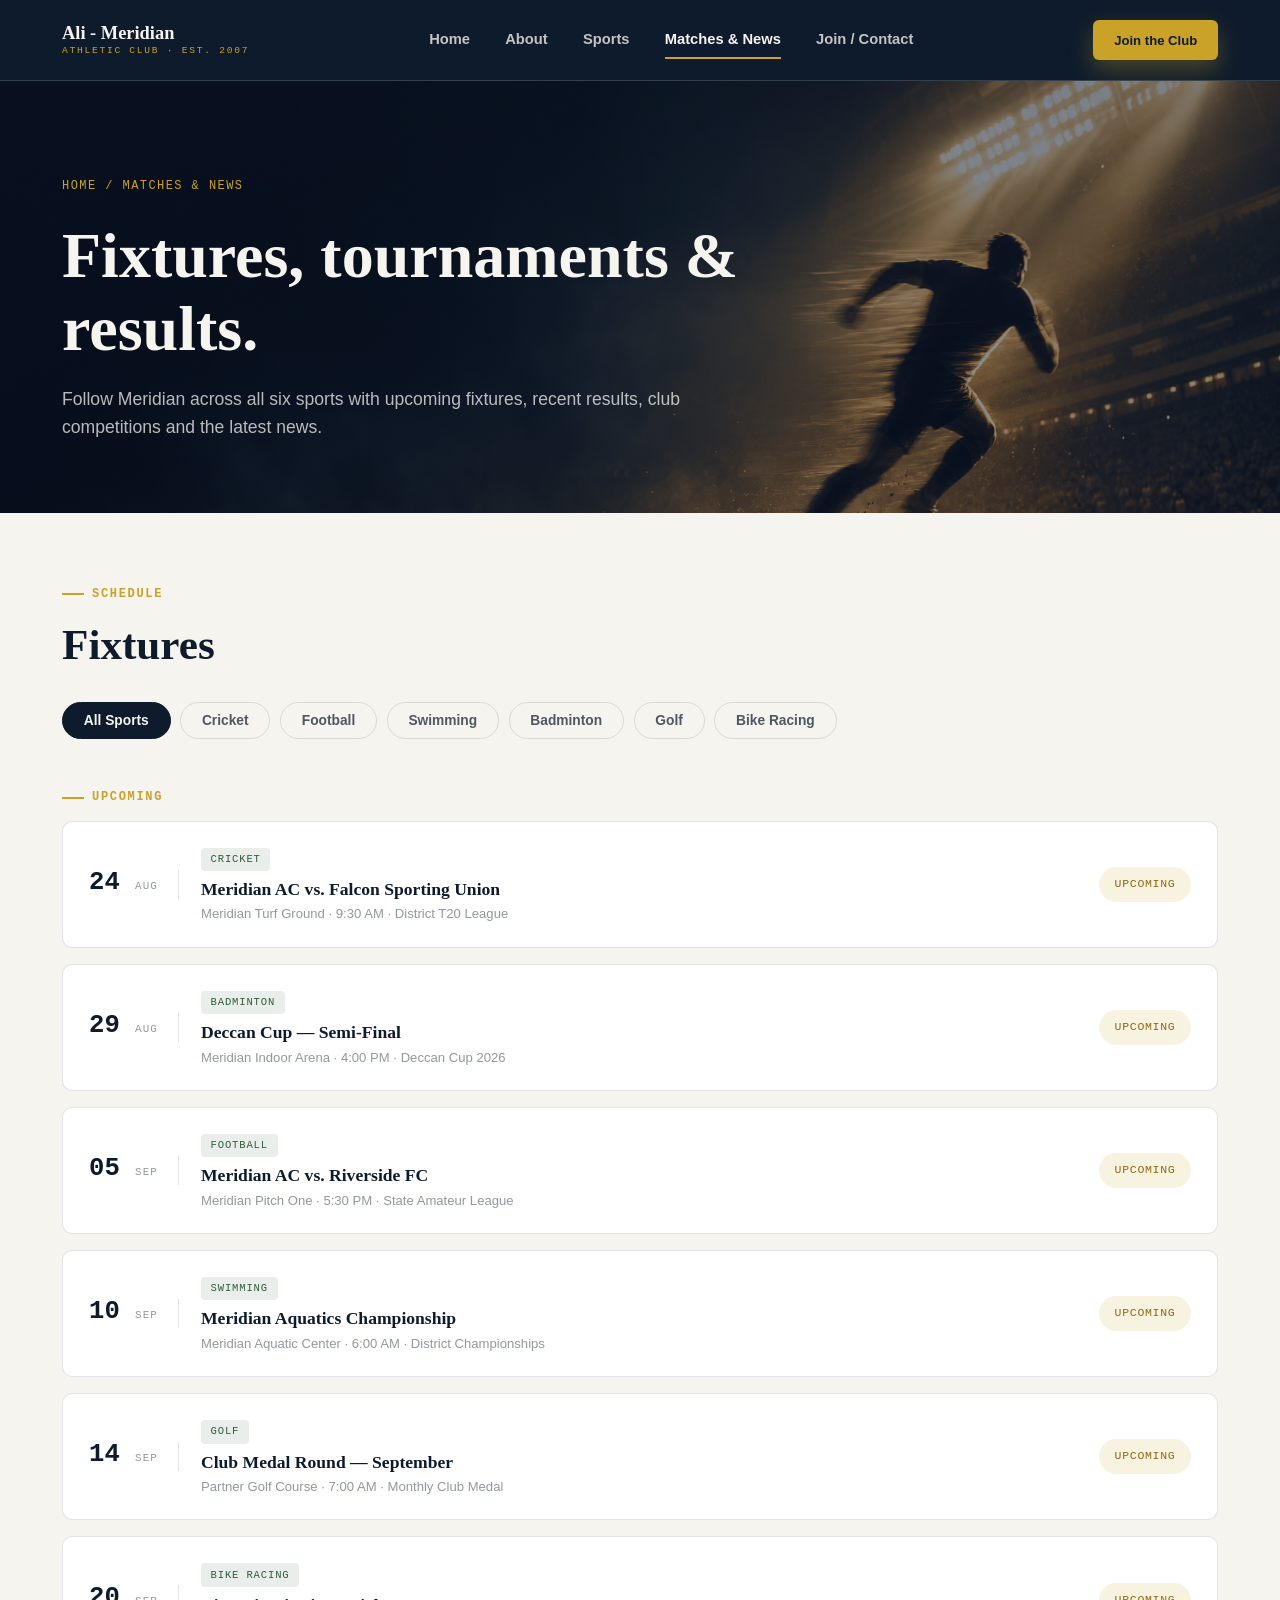
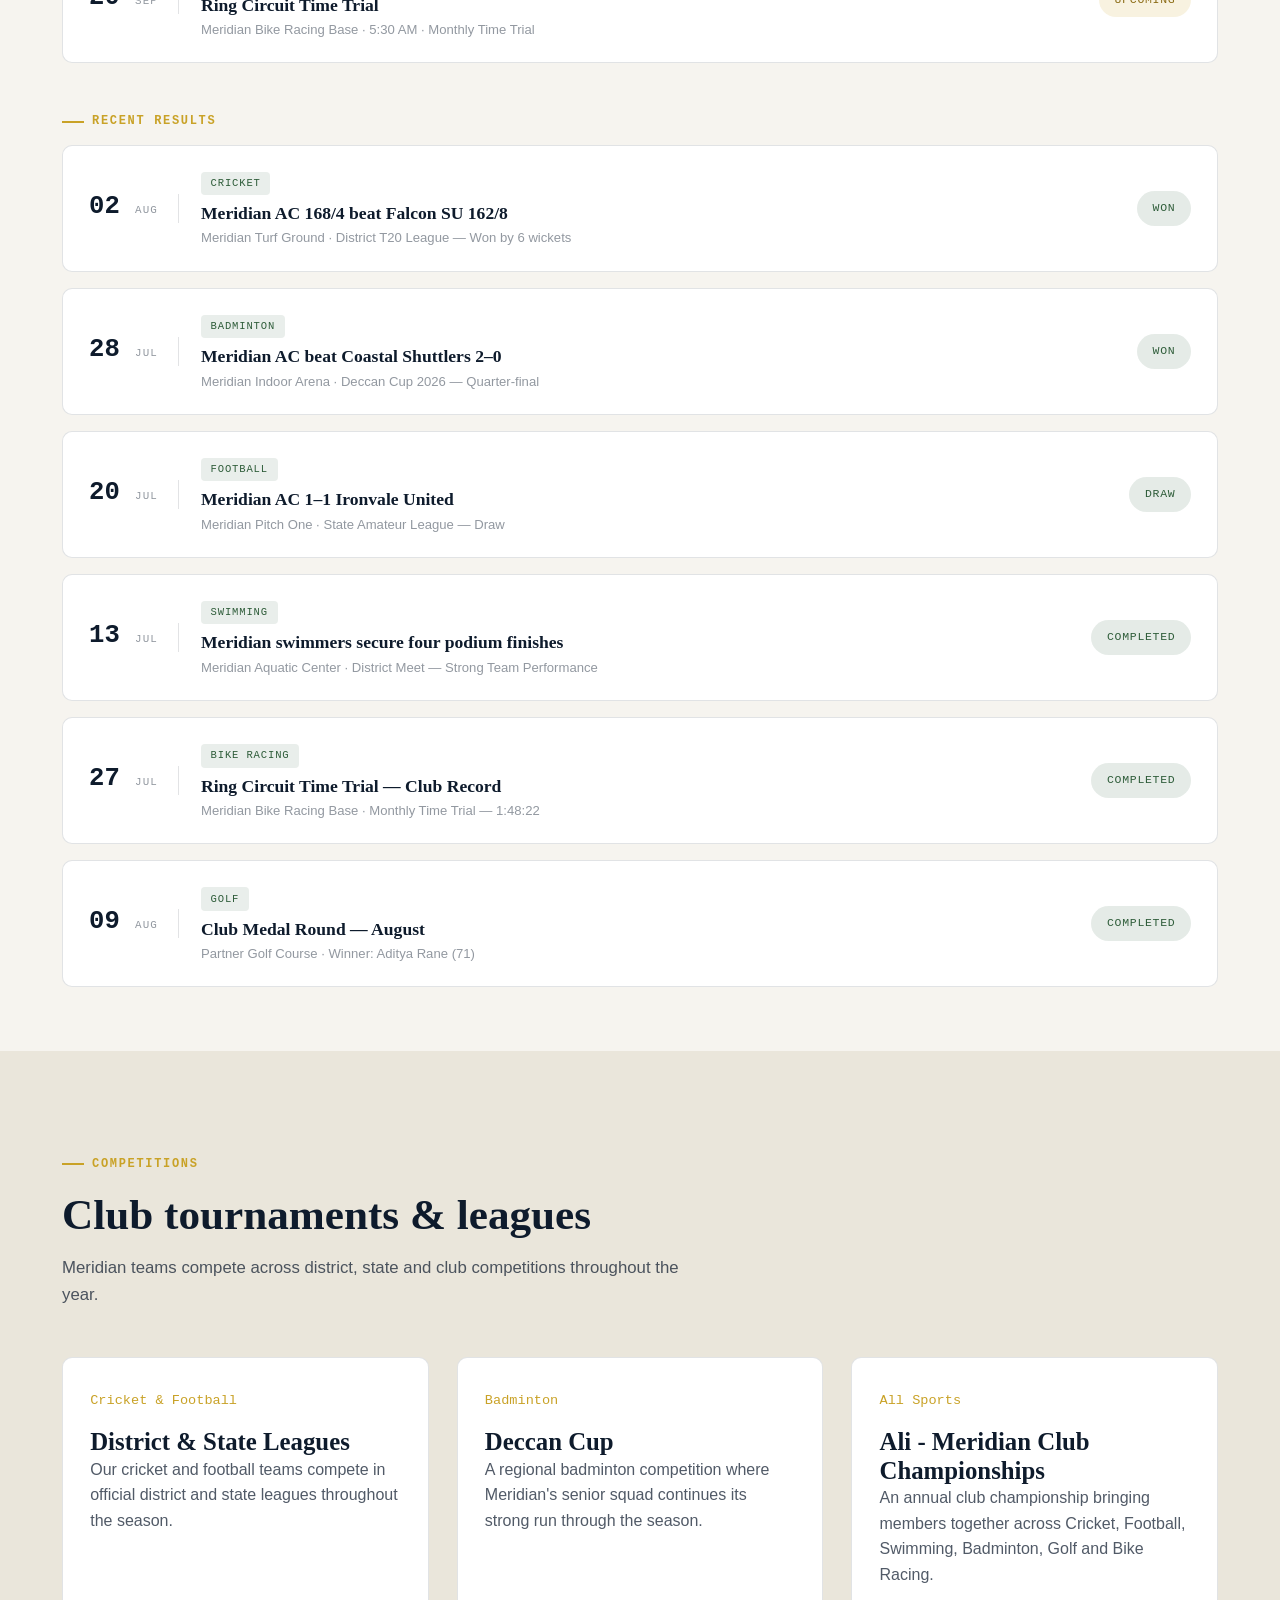
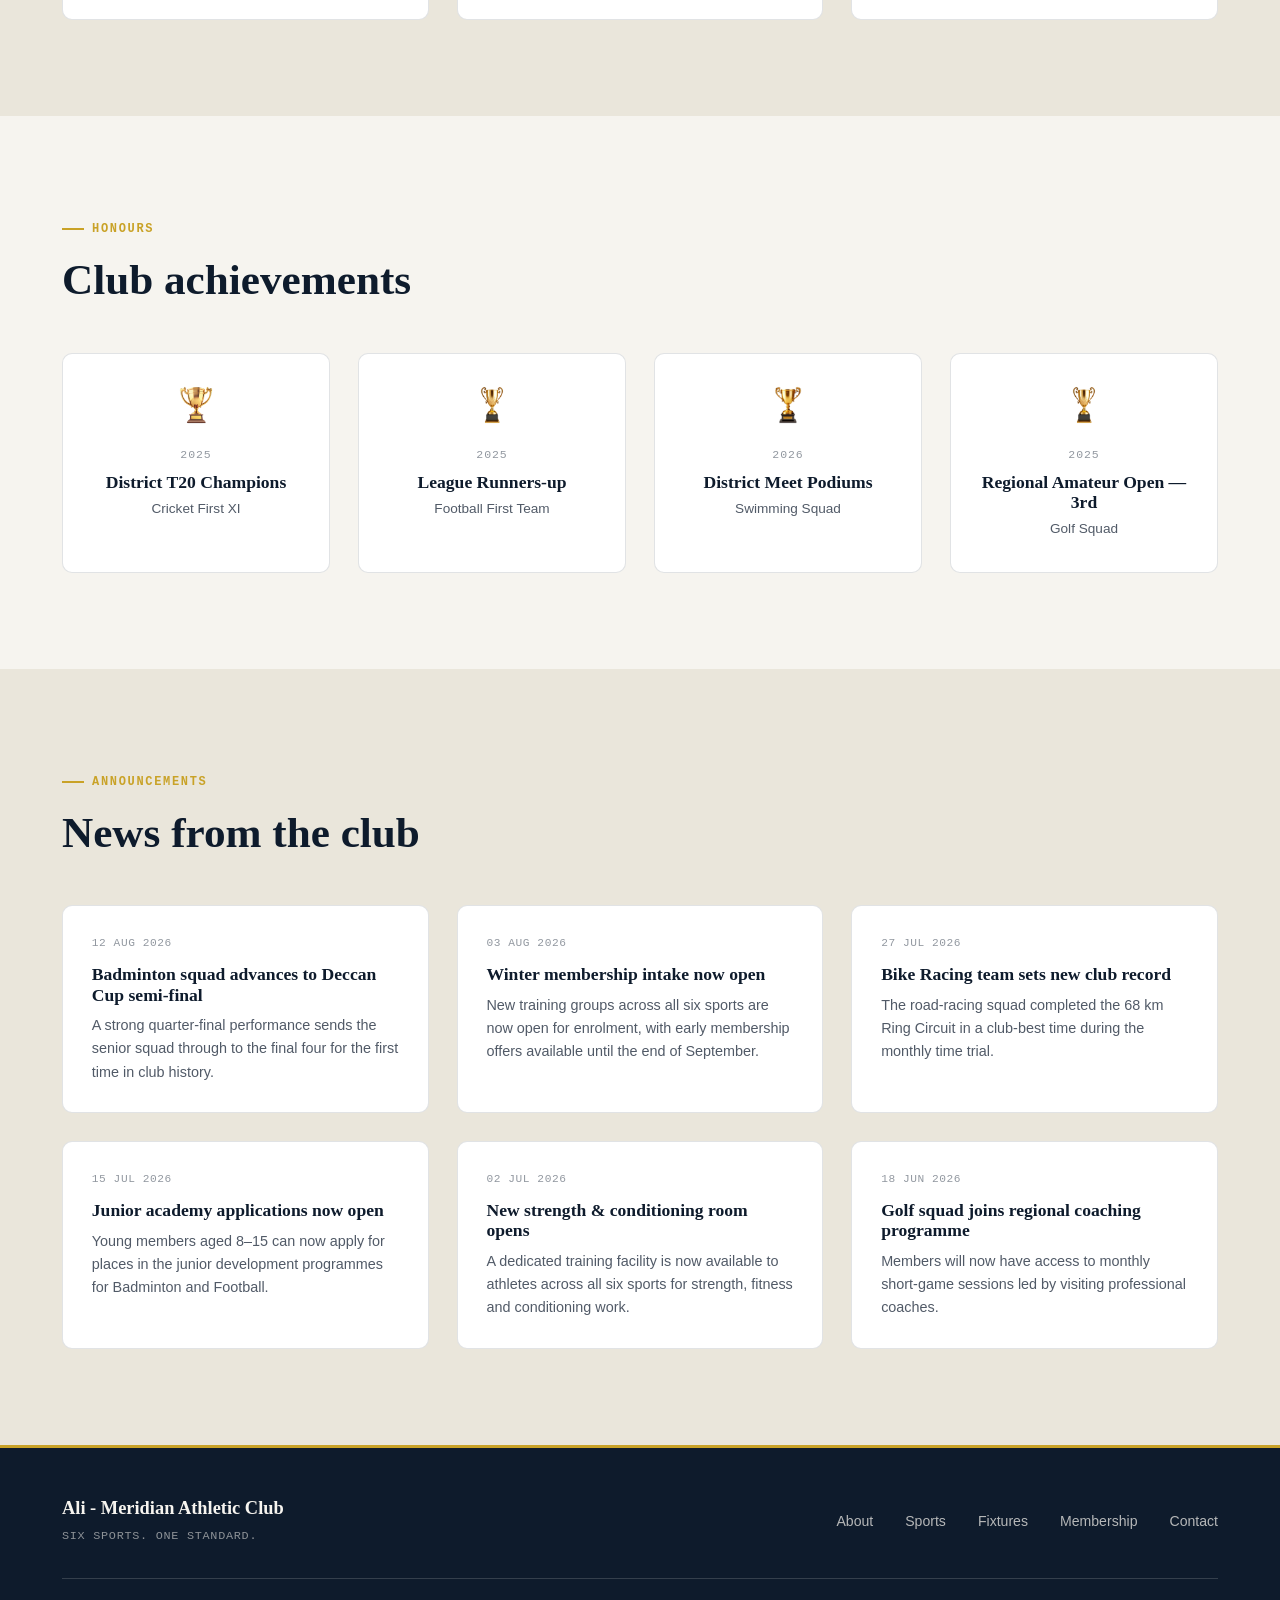
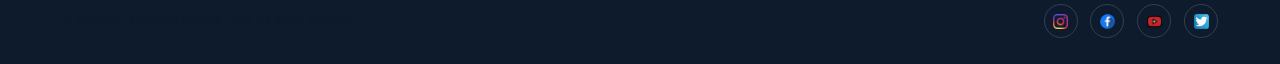
<file: matches.html>
<!DOCTYPE html>
<html lang="en">

<head>
  <meta charset="UTF-8">
  <meta name="viewport" content="width=device-width, initial-scale=1.0">

  <title>Matches &amp; News — Meridian Athletic Club</title>

  <meta name="description"
    content="Upcoming and completed fixtures, club tournaments, achievements and news from Meridian Athletic Club.">

  <link rel="stylesheet" href="css/style.css">
</head>

<body>

  <!-- ================= NAVBAR ================= -->

  <header class="navbar">

    <div class="wrap">

      <a href="index.html" class="brand">

        <!-- <img src="images/logo.png" alt="Meridian Athletic Club logo" class="brand-mark"> -->

        <span class="brand-text">
         Ali - Meridian
          <span>ATHLETIC CLUB &middot; EST. 2007</span>
        </span>

      </a>


      <nav class="nav-links">

        <a href="index.html">Home</a>

        <a href="about.html">About</a>

        <a href="sports.html">Sports</a>

        <a href="matches.html">Matches &amp; News</a>

        <a href="join.html">Join / Contact</a>

      </nav>


      <div class="nav-cta">

        <a href="join.html" class="btn btn-primary btn-sm">
          Join the Club
        </a>

        <button class="nav-toggle" aria-label="Toggle navigation">
          <span></span>
          <span></span>
          <span></span>
        </button>

      </div>

    </div>

  </header>



  <!-- ================= PAGE HERO ================= -->

  <section class="page-hero">

    <img src="images/matchs-news.jpg"
      alt="Meridian Athletic Club match day"
      class="hero-bg-image">

    <div class="hero-overlay"></div>

    <div class="wrap">

      <div class="breadcrumb">
        Home / Matches &amp; News
      </div>

      <h1>
        Fixtures, tournaments &amp; results.
      </h1>

      <p class="lead">
        Follow Meridian across all six sports with upcoming fixtures,
        recent results, club competitions and the latest news.
      </p>

    </div>

  </section>



  <!-- ================= FIXTURES ================= -->

  <section class="section-tight">

    <div class="wrap">

      <div class="section-head reveal" style="margin-bottom:2rem;">

        <div class="eyebrow">
          Schedule
        </div>

        <h2 class="mt-1">
          Fixtures
        </h2>

      </div>



      <!-- SPORT FILTERS -->

      <div class="tab-bar" data-filter-group>

        <button class="tab-btn active" data-filter="all">
          All Sports
        </button>

        <button class="tab-btn" data-filter="cricket">
          Cricket
        </button>

        <button class="tab-btn" data-filter="football">
          Football
        </button>

        <button class="tab-btn" data-filter="swimming">
          Swimming
        </button>

        <button class="tab-btn" data-filter="badminton">
          Badminton
        </button>

        <button class="tab-btn" data-filter="golf">
          Golf
        </button>

        <button class="tab-btn" data-filter="bike-racing">
          Bike Racing
        </button>

      </div>



      <!-- ================= UPCOMING ================= -->

      <h4 class="eyebrow" style="margin-bottom:1rem;">
        Upcoming
      </h4>


      <div class="grid" style="gap:1rem; margin-bottom:2.6rem;">


        <!-- CRICKET -->

        <div class="card fixture-card reveal" data-sport="cricket">

          <div class="fixture-date">

            <span class="day">
              24
            </span>

            <span class="mon">
              Aug
            </span>

          </div>


          <div class="fixture-main">

            <span class="sport-tag">
              Cricket
            </span>

            <h4>
              Meridian AC vs. Falcon Sporting Union
            </h4>

            <p class="meta">
              Meridian Turf Ground &middot; 9:30 AM &middot; District T20 League
            </p>

          </div>


          <span class="fixture-status status-upcoming">
            Upcoming
          </span>

        </div>



        <!-- BADMINTON -->

        <div class="card fixture-card reveal" data-sport="badminton">

          <div class="fixture-date">

            <span class="day">
              29
            </span>

            <span class="mon">
              Aug
            </span>

          </div>


          <div class="fixture-main">

            <span class="sport-tag">
              Badminton
            </span>

            <h4>
              Deccan Cup — Semi-Final
            </h4>

            <p class="meta">
              Meridian Indoor Arena &middot; 4:00 PM &middot; Deccan Cup 2026
            </p>

          </div>


          <span class="fixture-status status-upcoming">
            Upcoming
          </span>

        </div>



        <!-- FOOTBALL -->

        <div class="card fixture-card reveal" data-sport="football">

          <div class="fixture-date">

            <span class="day">
              05
            </span>

            <span class="mon">
              Sep
            </span>

          </div>


          <div class="fixture-main">

            <span class="sport-tag">
              Football
            </span>

            <h4>
              Meridian AC vs. Riverside FC
            </h4>

            <p class="meta">
              Meridian Pitch One &middot; 5:30 PM &middot; State Amateur League
            </p>

          </div>


          <span class="fixture-status status-upcoming">
            Upcoming
          </span>

        </div>



        <!-- SWIMMING -->

        <div class="card fixture-card reveal" data-sport="swimming">

          <div class="fixture-date">

            <span class="day">
              10
            </span>

            <span class="mon">
              Sep
            </span>

          </div>


          <div class="fixture-main">

            <span class="sport-tag">
              Swimming
            </span>

            <h4>
              Meridian Aquatics Championship
            </h4>

            <p class="meta">
              Meridian Aquatic Center &middot; 6:00 AM &middot; District Championships
            </p>

          </div>


          <span class="fixture-status status-upcoming">
            Upcoming
          </span>

        </div>



        <!-- GOLF -->

        <div class="card fixture-card reveal" data-sport="golf">

          <div class="fixture-date">

            <span class="day">
              14
            </span>

            <span class="mon">
              Sep
            </span>

          </div>


          <div class="fixture-main">

            <span class="sport-tag">
              Golf
            </span>

            <h4>
              Club Medal Round — September
            </h4>

            <p class="meta">
              Partner Golf Course &middot; 7:00 AM &middot; Monthly Club Medal
            </p>

          </div>


          <span class="fixture-status status-upcoming">
            Upcoming
          </span>

        </div>



        <!-- BIKE RACING -->

        <div class="card fixture-card reveal" data-sport="bike-racing">

          <div class="fixture-date">

            <span class="day">
              20
            </span>

            <span class="mon">
              Sep
            </span>

          </div>


          <div class="fixture-main">

            <span class="sport-tag">
              Bike Racing
            </span>

            <h4>
              Ring Circuit Time Trial
            </h4>

            <p class="meta">
              Meridian Bike Racing Base &middot; 5:30 AM &middot; Monthly Time Trial
            </p>

          </div>


          <span class="fixture-status status-upcoming">
            Upcoming
          </span>

        </div>


      </div>



      <!-- ================= RECENT RESULTS ================= -->

      <h4 class="eyebrow" style="margin-bottom:1rem;">
        Recent Results
      </h4>


      <div class="grid" style="gap:1rem;">


        <!-- CRICKET -->

        <div class="card fixture-card reveal" data-sport="cricket">

          <div class="fixture-date">

            <span class="day">
              02
            </span>

            <span class="mon">
              Aug
            </span>

          </div>


          <div class="fixture-main">

            <span class="sport-tag">
              Cricket
            </span>

            <h4>
              Meridian AC 168/4 beat Falcon SU 162/8
            </h4>

            <p class="meta">
              Meridian Turf Ground &middot; District T20 League &mdash; Won by 6 wickets
            </p>

          </div>


          <span class="fixture-status status-completed">
            Won
          </span>

        </div>



        <!-- BADMINTON -->

        <div class="card fixture-card reveal" data-sport="badminton">

          <div class="fixture-date">

            <span class="day">
              28
            </span>

            <span class="mon">
              Jul
            </span>

          </div>


          <div class="fixture-main">

            <span class="sport-tag">
              Badminton
            </span>

            <h4>
              Meridian AC beat Coastal Shuttlers 2–0
            </h4>

            <p class="meta">
              Meridian Indoor Arena &middot; Deccan Cup 2026 &mdash; Quarter-final
            </p>

          </div>


          <span class="fixture-status status-completed">
            Won
          </span>

        </div>



        <!-- FOOTBALL -->

        <div class="card fixture-card reveal" data-sport="football">

          <div class="fixture-date">

            <span class="day">
              20
            </span>

            <span class="mon">
              Jul
            </span>

          </div>


          <div class="fixture-main">

            <span class="sport-tag">
              Football
            </span>

            <h4>
              Meridian AC 1–1 Ironvale United
            </h4>

            <p class="meta">
              Meridian Pitch One &middot; State Amateur League &mdash; Draw
            </p>

          </div>


          <span class="fixture-status status-completed">
            Draw
          </span>

        </div>



        <!-- SWIMMING -->

        <div class="card fixture-card reveal" data-sport="swimming">

          <div class="fixture-date">

            <span class="day">
              13
            </span>

            <span class="mon">
              Jul
            </span>

          </div>


          <div class="fixture-main">

            <span class="sport-tag">
              Swimming
            </span>

            <h4>
              Meridian swimmers secure four podium finishes
            </h4>

            <p class="meta">
              Meridian Aquatic Center &middot; District Meet &mdash; Strong Team Performance
            </p>

          </div>


          <span class="fixture-status status-completed">
            Completed
          </span>

        </div>



        <!-- BIKE RACING -->

        <div class="card fixture-card reveal" data-sport="bike-racing">

          <div class="fixture-date">

            <span class="day">
              27
            </span>

            <span class="mon">
              Jul
            </span>

          </div>


          <div class="fixture-main">

            <span class="sport-tag">
              Bike Racing
            </span>

            <h4>
              Ring Circuit Time Trial — Club Record
            </h4>

            <p class="meta">
              Meridian Bike Racing Base &middot; Monthly Time Trial &mdash; 1:48:22
            </p>

          </div>


          <span class="fixture-status status-completed">
            Completed
          </span>

        </div>



        <!-- GOLF -->

        <div class="card fixture-card reveal" data-sport="golf">

          <div class="fixture-date">

            <span class="day">
              09
            </span>

            <span class="mon">
              Aug
            </span>

          </div>


          <div class="fixture-main">

            <span class="sport-tag">
              Golf
            </span>

            <h4>
              Club Medal Round — August
            </h4>

            <p class="meta">
              Partner Golf Course &middot; Winner: Aditya Rane (71)
            </p>

          </div>


          <span class="fixture-status status-completed">
            Completed
          </span>

        </div>


      </div>

    </div>

  </section>



  <!-- ================= TOURNAMENTS ================= -->

  <section class="section-dim">

    <div class="wrap">

      <div class="section-head reveal">

        <div class="eyebrow">
          Competitions
        </div>

        <h2 class="mt-1">
          Club tournaments &amp; leagues
        </h2>

        <p>
          Meridian teams compete across district, state and club competitions throughout the year.
        </p>

      </div>


      <div class="grid grid-3">


        <!-- CRICKET & FOOTBALL -->

        <div class="card value-card reveal">

          <span class="idx">
            Cricket &amp; Football
          </span>

          <h3>
            District &amp; State Leagues
          </h3>

          <p>
            Our cricket and football teams compete in official district and state leagues throughout the season.
          </p>

        </div>



        <!-- BADMINTON -->

        <div class="card value-card reveal">

          <span class="idx">
            Badminton
          </span>

          <h3>
            Deccan Cup
          </h3>

          <p>
            A regional badminton competition where Meridian's senior squad continues its strong run through the season.
          </p>

        </div>



        <!-- ALL SPORTS -->

        <div class="card value-card reveal">

          <span class="idx">
            All Sports
          </span>

          <h3>
           Ali - Meridian Club Championships
          </h3>

          <p>
            An annual club championship bringing members together across Cricket, Football, Swimming, Badminton, Golf and Bike Racing.
          </p>

        </div>


      </div>

    </div>

  </section>



  <!-- ================= ACHIEVEMENTS ================= -->

  <section>

    <div class="wrap">

      <div class="section-head reveal">

        <div class="eyebrow">
          Honours
        </div>

        <h2 class="mt-1">
          Club achievements
        </h2>

      </div>


      <div class="grid grid-4">


        <!-- CRICKET -->

        <div class="card achieve-card reveal">

          <img src="images/trophy1.jpg"
            alt="Cricket icon">

          <span class="yr">
            2025
          </span>

          <h4>
            District T20 Champions
          </h4>

          <p style="font-size:0.85rem;">
            Cricket First XI
          </p>

        </div>



        <!-- FOOTBALL -->

        <div class="card achieve-card reveal">

          <img src="images/trophy2.jpg"
            alt="Football icon">

          <span class="yr">
            2025
          </span>

          <h4>
            League Runners-up
          </h4>

          <p style="font-size:0.85rem;">
            Football First Team
          </p>

        </div>



        <!-- SWIMMING -->

        <div class="card achieve-card reveal">

          <img src="images/trophys.jpg"
            alt="Swimming icon">

          <span class="yr">
            2026
          </span>

          <h4>
            District Meet Podiums
          </h4>

          <p style="font-size:0.85rem;">
            Swimming Squad
          </p>

        </div>



        <!-- GOLF -->

        <div class="card achieve-card reveal">

          <img src="images/trophy2.jpg"
            alt="Golf icon">

          <span class="yr">
            2025
          </span>

          <h4>
            Regional Amateur Open — 3rd
          </h4>

          <p style="font-size:0.85rem;">
            Golf Squad
          </p>

        </div>


      </div>

    </div>

  </section>



  <!-- ================= NEWS ================= -->

  <section class="section-dim">

    <div class="wrap">

      <div class="section-head reveal">

        <div class="eyebrow">
          Announcements
        </div>

        <h2 class="mt-1">
          News from the club
        </h2>

      </div>


      <div class="grid grid-3">


        <!-- NEWS 1 -->

        <div class="card news-card reveal">

          <span class="date">
            12 Aug 2026
          </span>

          <h4>
            Badminton squad advances to Deccan Cup semi-final
          </h4>

          <p>
            A strong quarter-final performance sends the senior squad through to the final four for the first time in club history.
          </p>

        </div>



        <!-- NEWS 2 -->

        <div class="card news-card reveal">

          <span class="date">
            03 Aug 2026
          </span>

          <h4>
            Winter membership intake now open
          </h4>

          <p>
            New training groups across all six sports are now open for enrolment, with early membership offers available until the end of September.
          </p>

        </div>



        <!-- NEWS 3 -->

        <div class="card news-card reveal">

          <span class="date">
            27 Jul 2026
          </span>

          <h4>
            Bike Racing team sets new club record
          </h4>

          <p>
            The road-racing squad completed the 68 km Ring Circuit in a club-best time during the monthly time trial.
          </p>

        </div>



        <!-- NEWS 4 -->

        <div class="card news-card reveal">

          <span class="date">
            15 Jul 2026
          </span>

          <h4>
            Junior academy applications now open
          </h4>

          <p>
            Young members aged 8–15 can now apply for places in the junior development programmes for Badminton and Football.
          </p>

        </div>



        <!-- NEWS 5 -->

        <div class="card news-card reveal">

          <span class="date">
            02 Jul 2026
          </span>

          <h4>
            New strength &amp; conditioning room opens
          </h4>

          <p>
            A dedicated training facility is now available to athletes across all six sports for strength, fitness and conditioning work.
          </p>

        </div>



        <!-- NEWS 6 -->

        <div class="card news-card reveal">

          <span class="date">
            18 Jun 2026
          </span>

          <h4>
            Golf squad joins regional coaching programme
          </h4>

          <p>
            Members will now have access to monthly short-game sessions led by visiting professional coaches.
          </p>

        </div>


      </div>

    </div>

  </section>



  <!-- ================= FOOTER ================= -->

  <footer class="site-footer">
    <div class="wrap">
      <div class="footer-top">
        <div class="footer-brand">
          <div>
            <span class="brand-text">
              Ali - Meridian Athletic Club
            </span>
            <div class="footer-tagline">
              SIX SPORTS. ONE STANDARD.
            </div>
          </div>
        </div>
        <ul class="footer-links">
          <li>
            <a href="about.html">
              About
            </a>
          </li>

          <li>
            <a href="sports.html">
              Sports
            </a>
          </li>

          <li>
            <a href="matches.html">
              Fixtures
            </a>
          </li>

          <li>
            <a href="join.html">
              Membership
            </a>
          </li>

          <li>
            <a href="join.html#contact">
              Contact
            </a>
          </li>
        </ul>
      </div>
      <div class="footer-bottom">
        <p>
          &copy;
          <span id="current-year"></span>
          Ali - Meridian Athletic Club. All rights reserved.
        </p>
        <div class="social-row">

          <a href="#" aria-label="Instagram">
            <img src="images/insta.png" alt="Instagram">
          </a>
          <a href="#" aria-label="Facebook">
            <img src="images/facebook.png" alt="Facebook">
          </a>
          <a href="#" aria-label="YouTube">
            <img src="images/youtube.png" alt="YouTube">
          </a>
          <a href="#" aria-label="X (Twitter)">
            <img src="images/twitter.png" alt="X (Twitter)">
          </a>
        </div>
      </div>
    </div>
  </footer>

  <script src="js/script.js"></script>

</body>

</html>
</file>
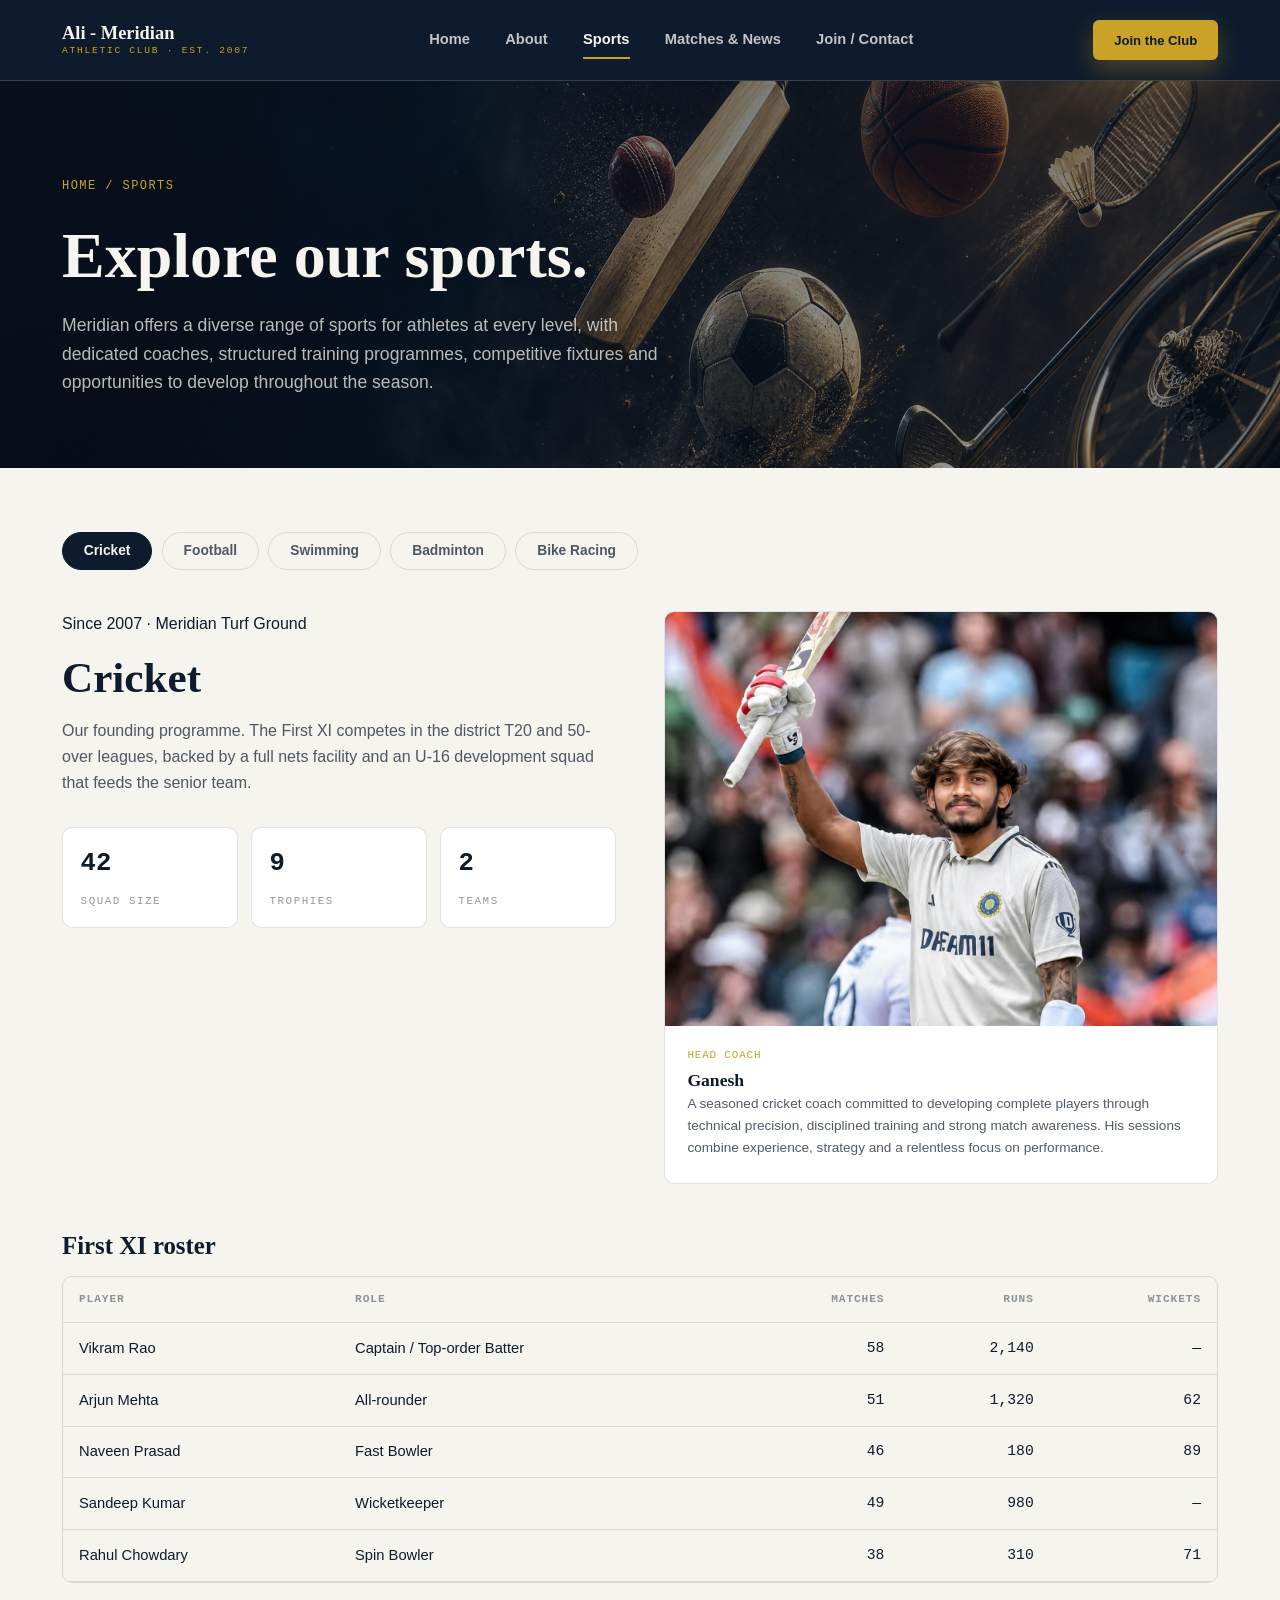
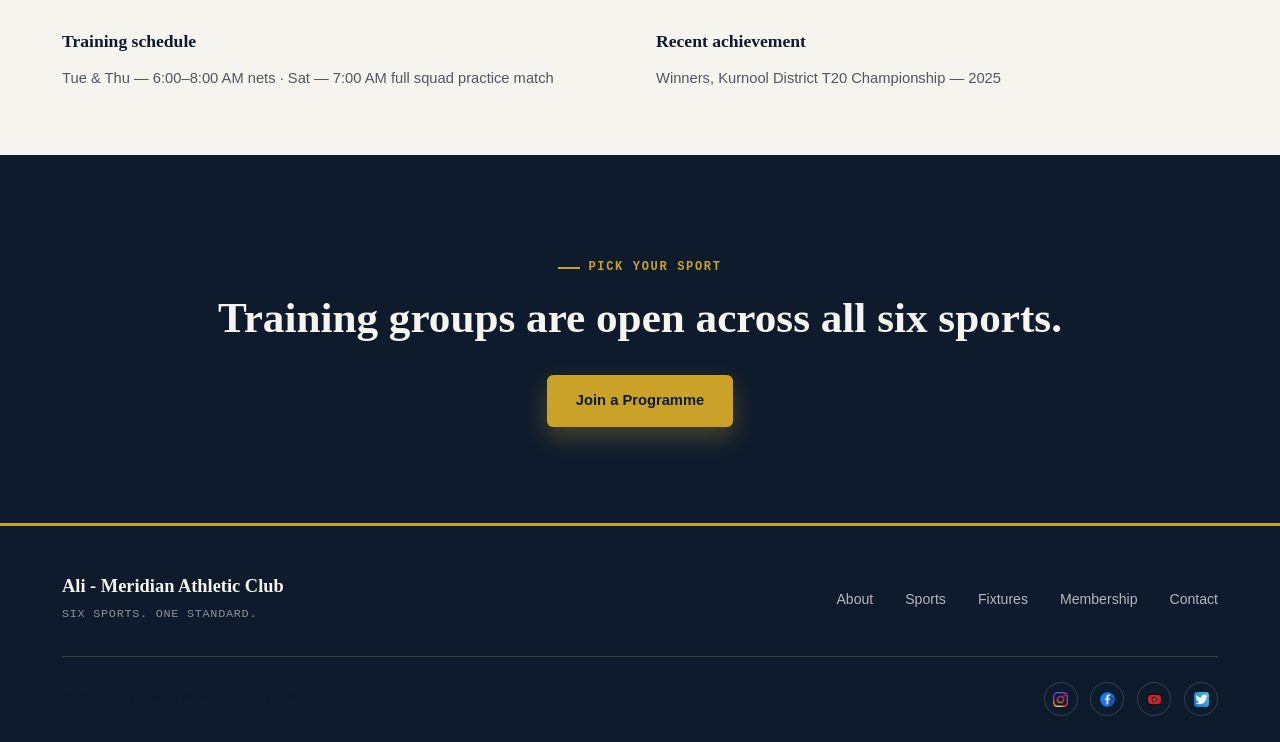
<file: sports.html>
<!DOCTYPE html>
<html lang="en">
<head>
<meta charset="UTF-8">
<meta name="viewport" content="width=device-width, initial-scale=1.0">
<title>Our Sports — Meridian Athletic Club</title>
<meta name="description" content="Cricket, Football, Basketball, Badminton, Golf and Cycling at Meridian Athletic Club — teams, coaches, training schedules and player statistics.">
<link rel="stylesheet" href="css/style.css">
</head>
<body>

<header class="navbar">
  <div class="wrap">
    <a href="index.html" class="brand">
      <!-- <img src="images/logo.png" alt="Meridian Athletic Club logo" class="brand-mark"> -->
      <span class="brand-text">Ali - Meridian<span>ATHLETIC CLUB &middot; EST. 2007</span></span>
    </a>
    <nav class="nav-links">
      <a href="index.html">Home</a>
      <a href="about.html">About</a>
      <a href="sports.html">Sports</a>
      <a href="matches.html">Matches &amp; News</a>
      <a href="join.html">Join / Contact</a>
    </nav>
    <div class="nav-cta">
      <a href="join.html" class="btn btn-primary btn-sm">Join the Club</a>
      <button class="nav-toggle" aria-label="Toggle navigation"><span></span><span></span><span></span></button>
    </div>
  </div>
</header>

<section class="page-hero">
  <img src="images/hero-sports.jpg" alt="Meridian Athletic Club training session" class="hero-bg-image">
  <div class="hero-overlay"></div>
  <div class="wrap">
    <div class="breadcrumb">Home / Sports</div>
    <h1>Explore our sports.</h1>
    <p class="lead">Meridian offers a diverse range of sports for athletes at every level, with dedicated coaches, structured training programmes,
       competitive fixtures and opportunities to develop throughout the season.</p>
  </div>
</section>

<section class="section-tight">
  <div class="wrap">

    <!-- data-tabs tells script.js this is the sport tab bar, not the fixture filter bar -->
   <div class="tab-bar" data-tabs>

    <button class="tab-btn active" data-tab="cricket">
        Cricket
    </button>

    <button class="tab-btn" data-tab="football">
        Football
    </button>

    <button class="tab-btn" data-tab="swimming">
        Swimming
    </button>

    <button class="tab-btn" data-tab="badminton">
        Badminton
    </button>

    <!-- <button class="tab-btn" data-tab="golf">
        Golf
    </button> -->

    <button class="tab-btn" data-tab="bike-racing">
        Bike Racing
    </button>

</div>

    <!-- ================= CRICKET ================= -->
    <div class="tab-panel active" id="cricket">
      <div class="grid grid-2" style="align-items:flex-start; gap:3rem; margin-bottom:3rem;">
        <div>
          <span class="tag-line">Since 2007 &middot; Meridian Turf Ground</span>
          <h2 class="mt-1">Cricket</h2>
          <p class="mt-1">Our founding programme. The First XI competes in the district T20 and 50-over leagues, backed by a full nets facility and an U-16 development squad that feeds the senior team.</p>
          <div class="grid grid-3 mt-2" style="gap:0.8rem;">
            <div class="card" style="padding:1rem 1.1rem;"><div class="scoreboard-num" style="color:#0E1B2C; font-size:1.6rem;">42</div><div class="scoreboard-label" style="color:rgba(14, 27, 44, 0.45);">Squad Size</div></div>
            <div class="card" style="padding:1rem 1.1rem;"><div class="scoreboard-num" style="color:#0E1B2C; font-size:1.6rem;">9</div><div class="scoreboard-label" style="color:rgba(14, 27, 44, 0.45);">Trophies</div></div>
            <div class="card" style="padding:1rem 1.1rem;"><div class="scoreboard-num" style="color:#0E1B2C; font-size:1.6rem;">2</div><div class="scoreboard-label" style="color:rgba(14, 27, 44, 0.45);">Teams</div></div>
          </div>
        </div>
        <div class="card person-card">
          <div class="person-photo"><img src="images/ganesh.jpeg" alt="Ganesh"></div>
          <div class="person-info">
            <span class="role">Head Coach</span>
            <h4>Ganesh</h4>
            <p>A seasoned cricket coach committed to developing complete players through technical precision, disciplined training and strong match awareness. His sessions
               combine experience, strategy and a relentless focus on performance.</p>
          </div>
        </div>
      </div>

      <h3 class="mt-2">First XI roster</h3>
      <div class="table-scroll mt-1">
        <table class="stat-table">
          <thead><tr><th>Player</th><th>Role</th><th class="num">Matches</th><th class="num">Runs</th><th class="num">Wickets</th></tr></thead>
          <tbody>
            <tr><td>Vikram Rao</td><td>Captain / Top-order Batter</td><td class="num">58</td><td class="num">2,140</td><td class="num">&mdash;</td></tr>
            <tr><td>Arjun Mehta</td><td>All-rounder</td><td class="num">51</td><td class="num">1,320</td><td class="num">62</td></tr>
            <tr><td>Naveen Prasad</td><td>Fast Bowler</td><td class="num">46</td><td class="num">180</td><td class="num">89</td></tr>
            <tr><td>Sandeep Kumar</td><td>Wicketkeeper</td><td class="num">49</td><td class="num">980</td><td class="num">&mdash;</td></tr>
            <tr><td>Rahul Chowdary</td><td>Spin Bowler</td><td class="num">38</td><td class="num">310</td><td class="num">71</td></tr>
          </tbody>
        </table>
      </div>

      <div class="grid grid-2 mt-3" style="gap:2rem;">
        <div>
          <h4>Training schedule</h4>
          <p class="mt-1" style="font-size:0.92rem;">Tue &amp; Thu &mdash; 6:00&ndash;8:00 AM nets &middot; Sat &mdash; 7:00 AM full squad practice match</p>
        </div>
        <div>
          <h4>Recent achievement</h4>
          <p class="mt-1" style="font-size:0.92rem;">Winners, Kurnool District T20 Championship &mdash; 2025</p>
        </div>
      </div>
    </div>

    <!-- ================= FOOTBALL ================= -->
    <div class="tab-panel" id="football">
      <div class="grid grid-2" style="align-items:flex-start; gap:3rem; margin-bottom:3rem;">
        <div>
          <span class="tag-line">Since 2008 &middot; Meridian Pitch One</span>
          <h2 class="mt-1">Football</h2>
          <p class="mt-1">Men's and women's 11-a-side teams train on our floodlit full-size pitch, competing in the State Amateur League with a strong pressing, possession-based style.</p>
          <div class="grid grid-3 mt-2" style="gap:0.8rem;">
            <div class="card" style="padding:1rem 1.1rem;"><div class="scoreboard-num" style="color:#0E1B2C; font-size:1.6rem;">50</div><div class="scoreboard-label" style="color:rgba(14, 27, 44, 0.45);">Squad Size</div></div>
            <div class="card" style="padding:1rem 1.1rem;"><div class="scoreboard-num" style="color:#0E1B2C; font-size:1.6rem;">6</div><div class="scoreboard-label" style="color:rgba(14, 27, 44, 0.45);">Trophies</div></div>
            <div class="card" style="padding:1rem 1.1rem;"><div class="scoreboard-num" style="color:#0E1B2C; font-size:1.6rem;">2</div><div class="scoreboard-label" style="color:rgba(14, 27, 44, 0.45);">Teams</div></div>
          </div>
        </div>
        <div class="card person-card">
          <div class="person-photo"><img src="images/sumanth.jpeg" alt="Sumanth"></div>
          <div class="person-info">
            <span class="role">Head Coach</span>
            <h4>Sumanth</h4>
            <p>AIFF C-licensed coach with the club since 2013. Builds teams around structured build-up play and high-intensity pressing.</p>
          </div>
        </div>
      </div>

      <h3 class="mt-2">First team roster</h3>
      <div class="table-scroll mt-1">
        <table class="stat-table">
          <thead><tr><th>Player</th><th>Position</th><th class="num">Appearances</th><th class="num">Goals</th><th class="num">Assists</th></tr></thead>
          <tbody>
            <tr><td>Farhan Ali</td><td>Captain / Midfielder</td><td class="num">64</td><td class="num">12</td><td class="num">21</td></tr>
            <tr><td>Deepak Yadav</td><td>Striker</td><td class="num">58</td><td class="num">37</td><td class="num">9</td></tr>
            <tr><td>Kiran Bose</td><td>Centre-back</td><td class="num">61</td><td class="num">3</td><td class="num">2</td></tr>
            <tr><td>Manoj Singh</td><td>Goalkeeper</td><td class="num">55</td><td class="num">0</td><td class="num">0</td></tr>
            <tr><td>Priya Nair</td><td>Winger (Women's XI)</td><td class="num">40</td><td class="num">18</td><td class="num">14</td></tr>
          </tbody>
        </table>
      </div>

      <div class="grid grid-2 mt-3" style="gap:2rem;">
        <div>
          <h4>Training schedule</h4>
          <p class="mt-1" style="font-size:0.92rem;">Mon, Wed &amp; Fri &mdash; 5:30&ndash;7:30 PM &middot; Sun &mdash; match day / friendlies</p>
        </div>
        <div>
          <h4>Recent achievement</h4>
          <p class="mt-1" style="font-size:0.92rem;">Runners-up, State Amateur League &mdash; 2025 season</p>
        </div>
      </div>
    </div>

    <!-- ================= SWIMMING ================= -->
    <div class="tab-panel" id="swimming">
      <div class="grid grid-2" style="align-items:flex-start; gap:3rem; margin-bottom:3rem;">
        <div>
          <span class="tag-line">Since 2008 &middot; Meridian Aquatics Centre</span>
          <h2 class="mt-1">Swimming</h2>
          <p class="mt-1">A focused aquatic programme for competitive swimmers, developing technique, endurance and race confidence through structured training and regular competition.</p>
          <div class="grid grid-3 mt-2" style="gap:0.8rem;">
            <div class="card" style="padding:1rem 1.1rem;"><div class="scoreboard-num" style="color:#0E1B2C; font-size:1.6rem;">34</div><div class="scoreboard-label" style="color:rgba(14, 27, 44, 0.45);">Squad Size</div></div>
            <div class="card" style="padding:1rem 1.1rem;"><div class="scoreboard-num" style="color:#0E1B2C; font-size:1.6rem;">5</div><div class="scoreboard-label" style="color:rgba(14, 27, 44, 0.45);">Trophies</div></div>
            <div class="card" style="padding:1rem 1.1rem;"><div class="scoreboard-num" style="color:#0E1B2C; font-size:1.6rem;">3</div><div class="scoreboard-label" style="color:rgba(14, 27, 44, 0.45);">Teams</div></div>
          </div>
        </div>
        <div class="card person-card">
          <div class="person-photo"><img src="images/ali.jpeg" alt="Ali"></div>
          <div class="person-info">
            <span class="role">Head Coach</span>
            <h4>Ali</h4>
            <p> A dedicated swimming coach focused on building strong technique, endurance and race confidence while helping every swimmer reach their competitive potential.</p>
          </div>
        </div>
      </div>

       <!-- Swimming Squad -->

  <h3 class="mt-2">Competitive squad</h3>

  <div class="table-scroll mt-1">

    <table class="stat-table">

      <thead>
        <tr>
          <th>Swimmer</th>
          <th>Category</th>
          <th class="num">Events</th>
          <th class="num">Best Time</th>
        </tr>
      </thead>

      <tbody>

        <tr>
          <td>Rahul Menon</td>
          <td>Men's Senior</td>
          <td class="num">4</td>
          <td class="num">58.42s</td>
        </tr>

        <tr>
          <td>Arjun Rao</td>
          <td>Men's Junior</td>
          <td class="num">3</td>
          <td class="num">1:04.18</td>
        </tr>

        <tr>
          <td>Megha Nair</td>
          <td>Women's Senior</td>
          <td class="num">4</td>
          <td class="num">1:02.36</td>
        </tr>

        <tr>
          <td>Sana Khan</td>
          <td>Junior Academy</td>
          <td class="num">3</td>
          <td class="num">1:11.52</td>
        </tr>

      </tbody>

    </table>

  </div>


  <!-- Training + Achievement -->

  <div class="grid grid-2 mt-3" style="gap:2rem;">

    <div>

      <h4>Training schedule</h4>

      <p class="mt-1" style="font-size:0.92rem;">
        Mon, Wed &amp; Fri — 6:00–8:00 AM · Sat — race preparation and timed trials
      </p>

    </div>

    <div>

      <h4>Recent achievement</h4>

      <p class="mt-1" style="font-size:0.92rem;">
        Four podium finishes at the Regional Aquatics Meet — 2026
      </p>

    </div>

  </div>

</div>

    <!-- ================= BADMINTON ================= -->
    <div class="tab-panel" id="badminton">
      <div class="grid grid-2" style="align-items:flex-start; gap:3rem; margin-bottom:3rem;">
        <div>
          <span class="tag-line">Since 2010 &middot; Meridian Indoor Arena</span>
          <h2 class="mt-1">Badminton</h2>
          <p class="mt-1">Four indoor courts run singles and doubles ladders year-round, alongside a junior academy that has produced several district-level players.</p>
          <div class="grid grid-3 mt-2" style="gap:0.8rem;">
            <div class="card" style="padding:1rem 1.1rem;"><div class="scoreboard-num" style="color:#0E1B2C; font-size:1.6rem;">46</div><div class="scoreboard-label" style="color:rgba(14, 27, 44, 0.45);">Squad Size</div></div>
            <div class="card" style="padding:1rem 1.1rem;"><div class="scoreboard-num" style="color:#0E1B2C; font-size:1.6rem;">8</div><div class="scoreboard-label" style="color:rgba(14, 27, 44, 0.45);">Trophies</div></div>
            <div class="card" style="padding:1rem 1.1rem;"><div class="scoreboard-num" style="color:#0E1B2C; font-size:1.6rem;">4</div><div class="scoreboard-label" style="color:rgba(14, 27, 44, 0.45);">Courts</div></div>
          </div>
        </div>
        <div class="card person-card">
          <div class="person-photo"><img src="images/anandh.jpeg" alt="Anandh "></div>
          <div class="person-info">
            <span class="role">Head Coach</span>
            <h4>Anandh</h4>
            <p>Ex-national junior circuit competitor, at Meridian since 2014. Specialises in doubles court craft and footwork drills.</p>
          </div>
        </div>
      </div>

      <h3 class="mt-2">Squad ladder</h3>
      <div class="table-scroll mt-1">
        <table class="stat-table">
          <thead><tr><th>Player</th><th>Category</th><th class="num">Rank (Club)</th><th class="num">Win %</th></tr></thead>
          <tbody>
            <tr><td>Sanjay Patil</td><td>Men's Singles</td><td class="num">1</td><td class="num">78%</td></tr>
            <tr><td>Neha Kapoor</td><td>Women's Singles</td><td class="num">1</td><td class="num">74%</td></tr>
            <tr><td>Rohan / Aditya</td><td>Men's Doubles</td><td class="num">1</td><td class="num">81%</td></tr>
            <tr><td>Shreya Das</td><td>Junior Academy</td><td class="num">1</td><td class="num">69%</td></tr>
          </tbody>
        </table>
      </div>

      <div class="grid grid-2 mt-3" style="gap:2rem;">
        <div>
          <h4>Training schedule</h4>
          <p class="mt-1" style="font-size:0.92rem;">Mon&ndash;Fri &mdash; 6:00&ndash;9:00 PM (courts open) &middot; Sun &mdash; ladder matches, 9:00 AM</p>
        </div>
        <div>
          <h4>Current form</h4>
          <p class="mt-1" style="font-size:0.92rem;">Through to the semi-final of the Deccan Cup 2026</p>
        </div>
      </div>
    </div>

    <!-- ================= GOLF ================= -->
    <!-- <div class="tab-panel" id="golf">
      <div class="grid grid-2" style="align-items:flex-start; gap:3rem; margin-bottom:3rem;">
        <div>
          <span class="tag-line">Since 2012 &middot; Partner Golf Course</span>
          <h2 class="mt-1">Golf</h2>
          <p class="mt-1">Through a coaching partnership with a nearby 9-hole course, Meridian runs weekly coaching sessions and a small competitive amateur squad.</p>
          <div class="grid grid-3 mt-2" style="gap:0.8rem;">
            <div class="card" style="padding:1rem 1.1rem;"><div class="scoreboard-num" style="color:#0E1B2C; font-size:1.6rem;">22</div><div class="scoreboard-label" style="color:rgba(14, 27, 44, 0.45);">Squad Size</div></div>
            <div class="card" style="padding:1rem 1.1rem;"><div class="scoreboard-num" style="color:#0E1B2C; font-size:1.6rem;">3</div><div class="scoreboard-label" style="color:rgba(14, 27, 44, 0.45);">Trophies</div></div>
            <div class="card" style="padding:1rem 1.1rem;"><div class="scoreboard-num" style="color:#0E1B2C; font-size:1.6rem;">9</div><div class="scoreboard-label" style="color:rgba(14, 27, 44, 0.45);">Holes</div></div>
          </div>
        </div>
        <div class="card person-card">
          <div class="person-photo"><img src="images/coaches/vinod-acharya.jpg" alt="Vinod Acharya"></div>
          <div class="person-info">
            <span class="role">Head Coach</span>
            <h4>Vinod Acharya</h4>
            <p>PGA-affiliated instructor, coaching Meridian's squad since 2017. Focuses on short-game precision and course management.</p>
          </div>
        </div>
      </div>

      <h3 class="mt-2">Amateur squad</h3>
      <div class="table-scroll mt-1">
        <table class="stat-table">
          <thead><tr><th>Player</th><th>Category</th><th class="num">Handicap</th><th class="num">Best Round</th></tr></thead>
          <tbody>
            <tr><td>Aditya Rane</td><td>Men's Squad Captain</td><td class="num">6</td><td class="num">71</td></tr>
            <tr><td>Pooja Shetty</td><td>Women's Squad</td><td class="num">9</td><td class="num">76</td></tr>
            <tr><td>Harish Menon</td><td>Senior Amateur</td><td class="num">11</td><td class="num">78</td></tr>
          </tbody>
        </table>
      </div>

      <div class="grid grid-2 mt-3" style="gap:2rem;">
        <div>
          <h4>Training schedule</h4>
          <p class="mt-1" style="font-size:0.92rem;">Wed &mdash; coaching session, 4:00 PM &middot; Sat &mdash; club medal round, 7:00 AM</p>
        </div>
        <div>
          <h4>Recent achievement</h4>
          <p class="mt-1" style="font-size:0.92rem;">3rd place, Regional Amateur Open &mdash; 2025</p>
        </div>
      </div>
    </div> -->

    <!-- ================= bike racing ================= -->
    <div class="tab-panel" id="bike-racing">
      <div class="grid grid-2" style="align-items:flex-start; gap:3rem; margin-bottom:3rem;">
        <div>
          <span class="tag-line">Since 2015 &middot;  Road Racing</span>
          <h2 class="mt-1">Bike Racing</h2>
          <p class="mt-1">Our youngest programme, built around weekend group rides and a growing road-racing team that trains on the 68 km Ring Circuit.</p>
          <div class="grid grid-3 mt-2" style="gap:0.8rem;">
            <div class="card" style="padding:1rem 1.1rem;"><div class="scoreboard-num" style="color:#0E1B2C; font-size:1.6rem;">30</div><div class="scoreboard-label" style="color:rgba(14, 27, 44, 0.45);">Squad Size</div></div>
            <div class="card" style="padding:1rem 1.1rem;"><div class="scoreboard-num" style="color:#0E1B2C; font-size:1.6rem;">2</div><div class="scoreboard-label" style="color:rgba(14, 27, 44, 0.45);">Trophies</div></div>
            <div class="card" style="padding:1rem 1.1rem;"><div class="scoreboard-num" style="color:#0E1B2C; font-size:1.6rem;">68</div><div class="scoreboard-label" style="color:rgba(14, 27, 44, 0.45);">km Circuit</div></div>
          </div>
        </div>
        <div class="card person-card">
          <div class="person-photo"><img src="images/rahul.jpeg" alt="Rahul"></div>
          <div class="person-info">
            <span class="role">Head Coach</span>
            <h4>Rahul</h4>
            <p>Competitive bike racer and coach since the programme's launch in 2015. Builds endurance through structured interval training.</p>
          </div>
        </div>
      </div>

      <h3 class="mt-2">Road racing team</h3>
      <div class="table-scroll mt-1">
        <table class="stat-table">
          <thead><tr><th>Rider</th><th>Category</th><th class="num">Best Time (Ring Circuit)</th></tr></thead>
          <tbody>
            <tr><td>Mansih</td><td>Team Captain</td><td class="num">1:48:22</td></tr>
            <tr><td>Swati Joshi</td><td>Women's Category</td><td class="num">1:56:10</td></tr>
            <tr><td>Vikas Reddy</td><td>Under-23</td><td class="num">1:51:47</td></tr>
          </tbody>
        </table>
      </div>

      <div class="grid grid-2 mt-3" style="gap:2rem;">
        <div>
          <h4>Training schedule</h4>
          <p class="mt-1" style="font-size:0.92rem;">Sun &mdash; group ride, 5:30 AM &middot; Wed &mdash; interval training, 6:00 AM</p>
        </div>
        <div>
          <h4>Recent achievement</h4>
          <p class="mt-1" style="font-size:0.92rem;">New club record set on the Ring Circuit &mdash; July 2026</p>
        </div>
      </div>
    </div>

  </div>
</section>

<section class="section-dark text-center">
  <div class="wrap">
    <div class="eyebrow" style="justify-content:center;">Pick Your Sport</div>
    <h2 class="mt-1">Training groups are open across all six sports.</h2>
    <div class="mt-2">
      <a href="join.html" class="btn btn-primary">Join a Programme</a>
    </div>
  </div>
</section>

<footer class="site-footer">
  <div class="wrap">
    <div class="footer-top">
      <div class="footer-brand">
        <!-- <img src="images/logo.png" alt="Meridian Athletic Club logo" class="brand-mark" width="34" height="34"> -->
        <div>
          <span class="brand-text">Ali - Meridian Athletic Club</span>
          <div class="footer-tagline">SIX SPORTS. ONE STANDARD.</div>
        </div>
      </div>
      <ul class="footer-links">
        <li><a href="about.html">About</a></li>
        <li><a href="sports.html">Sports</a></li>
        <li><a href="matches.html">Fixtures</a></li>
        <li><a href="join.html">Membership</a></li>
        <li><a href="join.html#contact">Contact</a></li>
      </ul>
    </div>
    <div class="footer-bottom">
      <p>&copy; <span id="current-year"></span> Ali - Meridian Athletic Club. All rights reserved.</p>
      <div class="social-row">
        <a href="#" aria-label="Instagram">
            <img src="images/insta.png" alt="Instagram">
          </a>
          <a href="#" aria-label="Facebook">
            <img src="images/facebook.png" alt="Facebook">
          </a>
          <a href="#" aria-label="YouTube">
            <img src="images/youtube.png" alt="YouTube">
          </a>
          <a href="#" aria-label="X (Twitter)">
            <img src="images/twitter.png" alt="X (Twitter)">
          </a>
      </div>
    </div>
  </div>
</footer>

<script src="js/script.js"></script>
</body>
</html>
</file>
<file: css/style.css>
/* ==========================================================================
   MERIDIAN ATHLETIC CLUB — GLOBAL STYLESHEET
   ==========================================================================
   HOW THIS FILE IS ORGANISED (read top to bottom):
   1. Basic reset            -> removes default browser spacing
   2. Typography              -> headings, paragraphs, labels
   3. Layout helpers          -> .wrap, .grid, section spacing
   4. Buttons
   5. Navbar
   6. Page hero banner (with image)
   7. Scoreboard stat strip
   8. Ticker (scrolling announcement bar)
   9. Cards (sport cards, person cards, facility cards, etc.)
   10. Tables (player statistics)
   11. Tabs & filters
   12. Fixture / match cards
   13. News cards
   14. Gallery
   15. Forms (join form + contact form)
   16. Membership plan cards
   17. Payment popup + receipt
   18. Contact section
   19. Footer

   NOTE ON COLOURS: this file writes out each colour value directly
   wherever it's used (e.g. #0E1B2C for the dark navy) instead of using
   CSS variables, so every rule can be read on its own. If you want to
   re-theme the site, use your editor's Find & Replace on these codes:
     #0E1B2C  = dark navy      #C9A227 = gold
     #F6F4EF  = light paper    #2F5D3A = green accent
     #A62639  = red accent
   ========================================================================== */

/* ---------- 1. Reset ---------- */
* { margin: 0; padding: 0; box-sizing: border-box; }

html { scroll-behavior: smooth; }

body {
  font-family: Arial, Helvetica, sans-serif;
  background: #F6F4EF;
  color: #0E1B2C;
  line-height: 1.6;
}

img { max-width: 100%; display: block; }
a { color: inherit; text-decoration: none; }
ul { list-style: none; }
button { font-family: inherit; cursor: pointer; border: none; background: none; }
input, textarea, select { font-family: inherit; font-size: inherit; }

@media (prefers-reduced-motion: reduce) {
  *, *::before, *::after {
    animation-duration: 0.001ms !important;
    animation-iteration-count: 1 !important;
    transition-duration: 0.001ms !important;
    scroll-behavior: auto !important;
  }
}

:focus-visible {
  outline: 2px solid #C9A227;
  outline-offset: 3px;
}

/* ---------- 2. Typography ---------- */
h1, h2, h3, h4 {
  font-family: Georgia, 'Times New Roman', serif;
  font-weight: 700;
  line-height: 1.15;
  color: #0E1B2C;
}

h1 { font-size: clamp(2.4rem, 5vw, 4rem); }
h2 { font-size: clamp(1.9rem, 3.4vw, 2.7rem); }
h3 { font-size: clamp(1.25rem, 2vw, 1.55rem); }
h4 { font-size: 1.1rem; }

p { color: rgba(14, 27, 44, 0.72); }

.eyebrow {
  display: inline-flex;
  align-items: center;
  gap: 0.5rem;
  font-family: 'Courier New', Courier, monospace;
  font-size: 0.75rem;
  letter-spacing: 0.14em;
  text-transform: uppercase;
  color: #C9A227;
  font-weight: 700;
}

.eyebrow::before {
  content: '';
  width: 22px;
  height: 2px;
  background: #C9A227;
}

.section-head { max-width: 640px; margin-bottom: 3rem; }
.section-head p { margin-top: 1rem; font-size: 1.05rem; }
.section-head.center { margin-left: auto; margin-right: auto; text-align: center; }

/* ---------- 3. Layout helpers ---------- */
.wrap { max-width: 1220px; margin: 0 auto; padding: 0 2rem; }

section { padding: 6rem 0; }
.section-tight { padding: 4rem 0; }
.section-dark { background: #0E1B2C; color: #F6F4EF; }
.section-dark h1, .section-dark h2, .section-dark h3, .section-dark h4 { color: #F6F4EF; }
.section-dark p { color: rgba(246, 244, 239, 0.68); }
.section-dim { background: #EAE6DB; }

.grid { display: grid; gap: 1.75rem; }
.grid-2 { grid-template-columns: repeat(2, 1fr); }
.grid-3 { grid-template-columns: repeat(3, 1fr); }
.grid-4 { grid-template-columns: repeat(4, 1fr); }

@media (max-width: 980px) {
  .grid-4 { grid-template-columns: repeat(2, 1fr); }
}
@media (max-width: 640px) {
  .grid-2, .grid-3, .grid-4 { grid-template-columns: 1fr; }
  section { padding: 4rem 0; }
}

.mt-1 { margin-top: 1rem; } .mt-2 { margin-top: 2rem; } .mt-3 { margin-top: 3rem; }
.flex { display: flex; align-items: center; }
.flex-between { display: flex; align-items: center; justify-content: space-between; }
.gap-1 { gap: 1rem; } .gap-2 { gap: 2rem; }
.text-center { text-align: center; }

.reveal { opacity: 0; transform: translateY(24px); transition: opacity 0.8s cubic-bezier(0.22, 1, 0.36, 1), transform 0.8s cubic-bezier(0.22, 1, 0.36, 1); }
.reveal.in { opacity: 1; transform: translateY(0); }

/* ---------- 4. Buttons ---------- */
.btn {
  display: inline-flex;
  align-items: center;
  gap: 0.55rem;
  padding: 0.9rem 1.8rem;
  border-radius: 6px;
  font-weight: 700;
  font-size: 0.92rem;
  transition: transform 0.3s cubic-bezier(0.22, 1, 0.36, 1), box-shadow 0.3s cubic-bezier(0.22, 1, 0.36, 1), background 0.3s cubic-bezier(0.22, 1, 0.36, 1), color .3s cubic-bezier(0.22, 1, 0.36, 1);
  white-space: nowrap;
}

.btn-primary { background: #C9A227; color: #0E1B2C; box-shadow: 0 10px 24px rgba(201, 162, 39, 0.32); }
.btn-primary:hover { background: #E4C55D; transform: translateY(-2px); }
.btn-primary:disabled { opacity: 0.6; cursor: not-allowed; transform: none; }

.btn-ghost { background: transparent; color: inherit; border: 1px solid currentColor; }
.btn-ghost:hover { background: #0E1B2C; color: #F6F4EF; border-color: #0E1B2C; transform: translateY(-2px); }
.section-dark .btn-ghost:hover { background: #F6F4EF; color: #0E1B2C; border-color: #F6F4EF; }

.btn-sm { padding: 0.6rem 1.3rem; font-size: 0.82rem; }
.btn-block { width: 100%; justify-content: center; }

/* ---------- 5. Navbar ---------- */
.navbar {
  position: sticky;
  top: 0;
  z-index: 500;
  background: #0E1B2C;
  border-bottom: 1px solid rgba(246, 244, 239, 0.16);
}

.navbar .wrap { display: flex; align-items: center; justify-content: space-between; height: 80px; }

.brand { display: flex; align-items: center; gap: 0.7rem; color: #F6F4EF; }

/* This <img> is the club logo. Put your logo file at images/logo.png */
.brand-mark { width: 42px; height: 42px; object-fit: contain; flex-shrink: 0; }

.brand-text { font-family: Georgia, 'Times New Roman', serif; font-weight: 700; font-size: 1.15rem; line-height: 1.1; }
.brand-text span {
  display: block;
  font-family: 'Courier New', Courier, monospace;
  font-size: 0.6rem;
  letter-spacing: 0.18em;
  color: #C9A227;
  margin-top: 3px;
  font-weight: 400;
}

.nav-links { display: flex; align-items: center; gap: 2.2rem; }
.nav-links a {
  color: rgba(246, 244, 239, 0.78);
  font-size: 0.92rem;
  font-weight: 600;
  position: relative;
  padding: 0.3rem 0;
}
.nav-links a::after {
  content: '';
  position: absolute; left: 0; bottom: -2px;
  width: 0; height: 2px; background: #C9A227;
  transition: width 0.3s cubic-bezier(0.22, 1, 0.36, 1);
}
.nav-links a:hover, .nav-links a.active { color: #F6F4EF; }
.nav-links a:hover::after, .nav-links a.active::after { width: 100%; }

.nav-cta { display: flex; align-items: center; gap: 1.2rem; }

/* Hamburger icon for mobile menu — built with plain CSS, no image needed */
.nav-toggle { display: none; flex-direction: column; gap: 5px; width: 26px; }
.nav-toggle span { height: 2px; background: #F6F4EF; border-radius: 2px; transition: transform 0.3s cubic-bezier(0.22, 1, 0.36, 1), opacity 0.3s cubic-bezier(0.22, 1, 0.36, 1); }
.nav-toggle.open span:nth-child(1) { transform: translateY(7px) rotate(45deg); }
.nav-toggle.open span:nth-child(2) { opacity: 0; }
.nav-toggle.open span:nth-child(3) { transform: translateY(-7px) rotate(-45deg); }

@media (max-width: 900px) {
  .nav-toggle { display: flex; }
  .nav-links {
    position: fixed; top: 80px; left: 0; right: 0;
    background: #0E1B2C;
    flex-direction: column; align-items: flex-start; gap: 0;
    padding: 0 2rem;
    max-height: 0; overflow: hidden;
    transition: max-height 0.4s cubic-bezier(0.22, 1, 0.36, 1);
    border-bottom: 1px solid rgba(246, 244, 239, 0.16);
  }
  .nav-links.open { max-height: 420px; padding: 1.2rem 2rem 1.8rem; }
  .nav-links a { width: 100%; padding: 0.7rem 0; }
  .nav-cta .btn-ghost { display: none; }
}

/* ---------- 6. Page hero banner ---------- */
/* Every hero has a background <img> with a dark overlay on top so the
   white text stays readable no matter what photo is used. */
.page-hero {
  position: relative;
  color: #F6F4EF;
  padding: 6rem 0 4.5rem;
  overflow: hidden;
  background: #0E1B2C; /* shows while the image loads, or if it's missing */
}

.hero-bg-image {
  position: absolute;
  inset: 0;
  width: 100%;
  height: 100%;
  object-fit: cover;
  z-index: 0;
}


.hero-overlay {
  position: absolute;
  inset: 0;
 background: linear-gradient(180deg, rgba(14,27,44,0.55), rgba(14,27,44,0.45));
  z-index: 1;
}

.page-hero .wrap { position: relative; z-index: 2; }
.page-hero h1 { color: #F6F4EF; max-width: 780px; }
.page-hero p.lead { color: rgba(246,244,239,0.75); max-width: 620px; font-size: 1.1rem; margin-top: 1.2rem; }

.breadcrumb {
  font-family: 'Courier New', Courier, monospace;
  font-size: 0.75rem;
  letter-spacing: 0.12em;
  text-transform: uppercase;
  color: #C9A227;
  margin-bottom: 1.4rem;
}

/* ---------- 7. Scoreboard stat strip ---------- */
.scoreboard { background: #0E1B2C; border-top: 1px solid rgba(246, 244, 239, 0.16); border-bottom: 1px solid rgba(246, 244, 239, 0.16); }
.scoreboard-strip { display: grid; grid-template-columns: repeat(4, 1fr); }
.scoreboard-cell { padding: 2.2rem 1.5rem; text-align: center; border-right: 1px solid rgba(246, 244, 239, 0.16); }
.scoreboard-cell:last-child { border-right: none; }
.scoreboard-num { font-family: 'Courier New', Courier, monospace; font-size: clamp(2rem, 4vw, 2.8rem); color: #E4C55D; font-weight: 700; }
.scoreboard-label { margin-top: 0.5rem; font-family: 'Courier New', Courier, monospace; font-size: 0.68rem; letter-spacing: 0.14em; text-transform: uppercase; color: rgba(246,244,239,0.55); }

@media (max-width: 900px) {
  .scoreboard-strip { grid-template-columns: repeat(2, 1fr); }
  .scoreboard-cell:nth-child(2) { border-right: none; }
}

/* ---------- 8. Ticker ---------- */
.ticker { background: #C9A227; color: #0E1B2C; overflow: hidden; white-space: nowrap; border-bottom: 1px solid rgba(14,27,44,0.15); }
.ticker-track { display: inline-flex; gap: 3rem; padding: 0.6rem 0; animation: ticker 32s linear infinite; }
.ticker-track span { font-family: 'Courier New', Courier, monospace; font-size: 0.78rem; font-weight: 700; display: inline-flex; align-items: center; gap: 0.6rem; }
.ticker-track span::before { content: '\25CF'; font-size: 0.5rem; }
@keyframes ticker { from { transform: translateX(0); } to { transform: translateX(-50%); } }

/* ---------- 9. Cards ---------- */
.card { background: #FFFFFF; border-radius: 10px; border: 1px solid rgba(14, 27, 44, 0.12); transition: transform 0.35s cubic-bezier(0.22, 1, 0.36, 1), box-shadow 0.35s cubic-bezier(0.22, 1, 0.36, 1); }
.card:hover { transform: translateY(-6px); box-shadow: 0 20px 48px rgba(14, 27, 44, 0.18); }

/* Sport overview cards (home page) */
.sport-card { position: relative; padding: 2.2rem 1.8rem; }
.sport-card .icon-wrap {
  width: 56px; height: 56px; border-radius: 14px;
  background: #EAE6DB;
  display: flex; align-items: center; justify-content: center;
  margin-bottom: 1.4rem;
}
/* Put a small icon image (e.g. images/icons/cricket.png) inside .icon-wrap */
.sport-card .icon-wrap img { width: 30px; height: 30px; object-fit: contain; }
.sport-card h3 { margin-bottom: 0.5rem; }
.sport-card p { font-size: 0.92rem; margin-bottom: 1.2rem; }
.sport-card .tag-line { font-family: 'Courier New', Courier, monospace; font-size: 0.7rem; letter-spacing: 0.08em; text-transform: uppercase; color: #C9A227; }
.sport-card a.card-link { font-weight: 700; font-size: 0.88rem; }

/* Person cards (coaches / players) */
.person-card { padding: 0; overflow: hidden; background: #FFFFFF; }
.person-photo { aspect-ratio: 4 / 3; background: #EAE6DB; overflow: hidden; }
/* Put a photo here, e.g. images/coaches/coach-name.jpg */
.person-photo img { width: 100%; height: 100%; object-fit: cover; }
.person-info { padding: 1.3rem 1.4rem 1.5rem; }
.person-info .role { font-family: 'Courier New', Courier, monospace; font-size: 0.68rem; letter-spacing: 0.08em; text-transform: uppercase; color: #C9A227; margin-bottom: 0.35rem; display: block; }
.person-info h4 { margin-bottom: 0.2rem; }
.person-info p { font-size: 0.85rem; margin: 0; }

/* ---------- 10. Stat tables ---------- */
.stat-table { width: 100%; border-collapse: collapse; font-size: 0.92rem; }
.stat-table th, .stat-table td { padding: 0.85rem 1rem; text-align: left; border-bottom: 1px solid rgba(14, 27, 44, 0.12); }
.stat-table th { font-family: 'Courier New', Courier, monospace; font-size: 0.7rem; letter-spacing: 0.08em; text-transform: uppercase; color: rgba(14, 27, 44, 0.45); font-weight: 700; }
.stat-table td.num, .stat-table th.num { font-family: 'Courier New', Courier, monospace; text-align: right; }
.stat-table tr:hover td { background: #EAE6DB; }
.table-scroll { overflow-x: auto; border-radius: 10px; border: 1px solid rgba(14, 27, 44, 0.12); }
.table-scroll .stat-table { min-width: 640px; }

/* ---------- 11. Tabs & filters ---------- */
.tab-bar { display: flex; flex-wrap: wrap; gap: 0.6rem; margin-bottom: 2.6rem; }
.tab-btn { padding: 0.65rem 1.3rem; border-radius: 999px; border: 1px solid rgba(14, 27, 44, 0.12); font-size: 0.86rem; font-weight: 700; color: rgba(14, 27, 44, 0.72); transition: all 0.3s cubic-bezier(0.22, 1, 0.36, 1); }
.tab-btn:hover { border-color: #C9A227; color: #0E1B2C; }
.tab-btn.active { background: #0E1B2C; border-color: #0E1B2C; color: #F6F4EF; }
.tab-panel { display: none; }
.tab-panel.active { display: block; }

/* ---------- 12. Fixture / match cards ---------- */
.fixture-card { display: grid; grid-template-columns: 90px 1fr auto; align-items: center; gap: 1.4rem; padding: 1.4rem 1.6rem; background: #FFFFFF; }
.fixture-date { text-align: center; font-family: 'Courier New', Courier, monospace; border-right: 1px solid rgba(14, 27, 44, 0.12); padding-right: 1.2rem; }
.fixture-date .day { font-size: 1.6rem; color: #0E1B2C; font-weight: 700; line-height: 1; }
.fixture-date .mon { font-size: 0.68rem; letter-spacing: 0.1em; text-transform: uppercase; color: rgba(14, 27, 44, 0.45); margin-top: 4px; }
.fixture-main .sport-tag { font-family: 'Courier New', Courier, monospace; font-size: 0.66rem; letter-spacing: 0.08em; text-transform: uppercase; color: #2F5D3A; background: rgba(47,93,58,0.1); padding: 0.2rem 0.6rem; border-radius: 4px; display: inline-block; margin-bottom: 0.5rem; }
.fixture-main h4 { margin-bottom: 0.25rem; }
.fixture-main .meta { font-size: 0.82rem; color: rgba(14, 27, 44, 0.45); }
.fixture-status { font-family: 'Courier New', Courier, monospace; font-size: 0.72rem; letter-spacing: 0.06em; text-transform: uppercase; padding: 0.5rem 1rem; border-radius: 999px; white-space: nowrap; }
.status-upcoming { background: rgba(201,162,39,0.14); color: #8a6a12; }
.status-completed { background: rgba(47,93,58,0.12); color: #2F5D3A; }

@media (max-width: 640px) {
  .fixture-card { grid-template-columns: 60px 1fr; }
  .fixture-status { grid-column: 1 / -1; justify-self: start; }
}

/* ---------- 13. News ---------- */
.news-card { padding: 1.8rem; }
.news-card .date { font-family: 'Courier New', Courier, monospace; font-size: 0.7rem; color: rgba(14, 27, 44, 0.45); letter-spacing: 0.05em; text-transform: uppercase; margin-bottom: 0.7rem; display: block; }
.news-card h4 { margin-bottom: 0.6rem; }
.news-card p { font-size: 0.9rem; }

/* Achievement cards reuse the small sport icon images */
.achieve-card { padding: 2rem 1.6rem; text-align: center; }
.achieve-card img { width: 38px; height: 38px; object-fit: contain; margin: 0 auto 1rem; }
.achieve-card .yr { font-family: 'Courier New', Courier, monospace; font-size: 0.72rem; color: rgba(14, 27, 44, 0.45); letter-spacing: 0.08em; }
.achieve-card h4 { margin: 0.4rem 0; }

/* Value / facility blocks */
.value-card { padding: 2rem 1.7rem; }
.value-card .idx { font-family: 'Courier New', Courier, monospace; color: #C9A227; font-size: 0.85rem; margin-bottom: 1rem; display: block; }

.facility-card { overflow: hidden; }
.facility-visual { height: 170px; overflow: hidden; background: #EAE6DB; }
.facility-visual img { width: 100%; height: 100%; object-fit: cover; }
.facility-card .body { padding: 1.5rem 1.6rem 1.7rem; }

/* ---------- 14. Gallery ---------- */
.gallery-grid { display: grid; grid-template-columns: repeat(4, 1fr); gap: 0.9rem; }
.gallery-item { aspect-ratio: 1; border-radius: 4px; overflow: hidden; position: relative; background: #EAE6DB; }
.gallery-item img { width: 100%; height: 100%; object-fit: cover; transition: transform 0.5s cubic-bezier(0.22, 1, 0.36, 1); }
.gallery-item:hover img { transform: scale(1.08); }
.gallery-item .cap {
  position: absolute; inset: auto 0 0 0;
  padding: 0.8rem 1rem;
  background: linear-gradient(0deg, rgba(14,27,44,0.85), transparent);
  color: #F6F4EF;
  font-size: 0.76rem;
  font-family: 'Courier New', Courier, monospace;
}

@media (max-width: 900px) { .gallery-grid { grid-template-columns: repeat(2, 1fr); } }

/* ---------- 15. Forms ---------- */
.form-grid { display: grid; grid-template-columns: 1fr 1fr; gap: 1.3rem; }
.field { display: flex; flex-direction: column; gap: 0.5rem; }
.field.full { grid-column: 1 / -1; }
.field label { font-size: 0.82rem; font-weight: 700; }
.field .req { color: #A62639; }
.field input, .field select, .field textarea {
  padding: 0.85rem 1rem;
  border: 1px solid rgba(14, 27, 44, 0.12);
  border-radius: 4px;
  background: #FFFFFF;
  font-size: 0.94rem;
  transition: border-color 0.25s cubic-bezier(0.22, 1, 0.36, 1), box-shadow 0.25s cubic-bezier(0.22, 1, 0.36, 1);
}
.field input:focus, .field select:focus, .field textarea:focus {
  border-color: #C9A227;
  box-shadow: 0 0 0 3px rgba(201,162,39,0.16);
  outline: none;
}
.field textarea { resize: vertical; min-height: 110px; }
.field .error-msg { font-size: 0.78rem; color: #A62639; min-height: 1rem; display: none; }
.field.has-error input, .field.has-error select, .field.has-error textarea { border-color: #A62639; }
.field.has-error .error-msg { display: block; }

.form-note { font-size: 0.82rem; color: rgba(14, 27, 44, 0.45); margin-top: 1rem; }
.form-success {
  display: none; margin-top: 1.4rem; padding: 1rem 1.3rem;
  background: rgba(47,93,58,0.1); border: 1px solid rgba(47,93,58,0.3);
  color: #2F5D3A; border-radius: 4px; font-size: 0.9rem; font-weight: 700;
}
.form-success.show { display: block; }

@media (max-width: 640px) { .form-grid { grid-template-columns: 1fr; } }

/* ---------- 16. Membership plans ---------- */
.plan-card { padding: 2.4rem 2rem; position: relative; }
.plan-card.featured { border: 1px solid #C9A227; box-shadow: 0 12px 32px rgba(14, 27, 44, 0.10); }
.plan-card .badge {
  position: absolute; top: -13px; left: 2rem;
  background: #C9A227; color: #0E1B2C;
  font-family: 'Courier New', Courier, monospace; font-size: 0.66rem; letter-spacing: 0.08em; text-transform: uppercase;
  padding: 0.35rem 0.8rem; border-radius: 999px; font-weight: 700;
}
.plan-card .price { font-family: Georgia, 'Times New Roman', serif; font-size: 2.4rem; margin: 1rem 0 0.2rem; }
.plan-card .price span { font-family: 'Courier New', Courier, monospace; font-size: 0.85rem; color: rgba(14, 27, 44, 0.45); }
.plan-card ul { margin: 1.6rem 0 1.8rem; display: flex; flex-direction: column; gap: 0.7rem; }
.plan-card li { font-size: 0.9rem; display: flex; align-items: flex-start; gap: 0.6rem; }
.plan-card li::before { content: '\2713'; color: #2F5D3A; font-weight: 700; }

/* ---------- 17. Payment popup + receipt ---------- */
/* This is the pop-up box that appears after "Submit Application" is
   clicked. It sits on top of the page, centred, with a dark see-through
   layer behind it so the page content is still visible but not clickable. */
.modal-overlay {
  display: none;
  position: fixed;
  inset: 0;
  background: rgba(14, 27, 44, 0.75);
  z-index: 1000;
  align-items: center;
  justify-content: center;
  padding: 1.5rem;
}
.modal-overlay.show { display: flex; }

.modal-box {
  background: #FFFFFF;
  border-radius: 10px;
  width: 100%;
  max-width: 480px;
  max-height: 90vh;
  overflow-y: auto;
  padding: 2.2rem;
  position: relative;
}

.modal-close {
  position: absolute;
  top: 1rem; right: 1.2rem;
  font-size: 1.6rem;
  line-height: 1;
  color: rgba(14, 27, 44, 0.45);
  background: none;
  border: none;
  cursor: pointer;
}
.modal-close:hover { color: #0E1B2C; }

.modal-box h3 { margin-bottom: 0.3rem; }

.modal-amount {
  font-family: 'Courier New', Courier, monospace;
  font-size: 1.7rem;
  font-weight: 700;
  color: #0E1B2C;
  margin: 0.6rem 0 1.5rem;
}
.modal-amount span { font-size: 0.8rem; color: rgba(14, 27, 44, 0.45); font-weight: 400; }

/* Payment method tabs: UPI / Card / Net Banking */
.pay-method-tabs { display: flex; gap: 0.5rem; margin-bottom: 1.5rem; flex-wrap: wrap; }
.pay-method-btn {
  flex: 1;
  min-width: 120px;
  padding: 0.7rem 0.8rem;
  border: 1px solid rgba(14, 27, 44, 0.12);
  border-radius: 6px;
  font-size: 0.82rem;
  font-weight: 700;
  color: rgba(14, 27, 44, 0.72);
}
.pay-method-btn.active { background: #0E1B2C; border-color: #0E1B2C; color: #F6F4EF; }

.pay-method-panel { display: none; }
.pay-method-panel.active { display: block; }
.pay-method-panel .field { margin-bottom: 1.1rem; }

.payment-note { font-size: 0.8rem; color: rgba(14, 27, 44, 0.45); margin-top: 1rem; }

/* Receipt shown after a successful (simulated) payment */
.receipt-box {
  border: 1px dashed rgba(14, 27, 44, 0.3);
  border-radius: 6px;
  padding: 1.5rem;
  margin: 1.2rem 0 1.6rem;
  font-family: 'Courier New', Courier, monospace;
  font-size: 0.86rem;
  background: #F6F4EF;
}
.receipt-box .receipt-row {
  display: flex;
  justify-content: space-between;
  gap: 1rem;
  padding: 0.4rem 0;
  border-bottom: 1px dashed rgba(14, 27, 44, 0.12);
}
.receipt-box .receipt-row:last-child { border-bottom: none; }
.receipt-box .receipt-label { color: rgba(14, 27, 44, 0.45); }
.receipt-box .receipt-value { font-weight: 700; text-align: right; }
.receipt-box .receipt-total {
  margin-top: 0.6rem;
  padding-top: 0.8rem;
  border-top: 2px solid #0E1B2C;
  font-size: 1rem;
}

/* ---------- 18. Contact section ---------- */
.contact-item { display: flex; gap: 1rem; align-items: flex-start; padding: 1.4rem 0; border-bottom: 1px solid rgba(246, 244, 239, 0.16); }
.contact-item img { width: 22px; height: 22px; object-fit: contain; flex-shrink: 0; margin-top: 2px; }
.contact-item h4 { color: #F6F4EF; font-size: 0.95rem; margin-bottom: 0.2rem; }
.contact-item p { color: rgba(246,244,239,0.62); font-size: 0.88rem; }

.social-row { display: flex; gap: 0.8rem; margin-top: 1.8rem; }
.social-row a {
  width: 42px; height: 42px; border-radius: 50%;
  border: 1px solid rgba(246, 244, 239, 0.16);
  display: flex; align-items: center; justify-content: center;
  transition: all 0.3s cubic-bezier(0.22, 1, 0.36, 1);
}
.social-row a img { width: 18px; height: 18px; object-fit: contain; }
.social-row a:hover { background: #C9A227; border-color: #C9A227; }

/* ---------- 19. Footer (short, on-brand) ---------- */
.site-footer { background: #0E1B2C; color: #F6F4EF; padding: 3rem 0 1.6rem; border-top: 3px solid #C9A227; }
.footer-top { display: flex; justify-content: space-between; align-items: center; flex-wrap: wrap; gap: 1.8rem; padding-bottom: 2rem; border-bottom: 1px solid rgba(246, 244, 239, 0.16); }
.footer-brand { display: flex; align-items: center; gap: 0.7rem; }
.footer-brand .brand-text { color: #F6F4EF; }
.footer-tagline { font-family: 'Courier New', Courier, monospace; font-size: 0.74rem; letter-spacing: 0.06em; color: rgba(246,244,239,0.55); margin-top: 0.3rem; }
.footer-links { display: flex; gap: 2rem; flex-wrap: wrap; }
.footer-links a { font-size: 0.88rem; color: rgba(246,244,239,0.72); }
.footer-links a:hover { color: #C9A227; }
.footer-bottom { display: flex; justify-content: space-between; align-items: center; flex-wrap: wrap; gap: 1rem; padding-top: 1.6rem; font-size: 0.78rem; color: rgba(246,244,239,0.45); }
.footer-bottom .social-row { margin-top: 0; }
.footer-bottom .social-row a { width: 34px; height: 34px; }
.footer-bottom .social-row a img { width: 15px; height: 15px; }

@media (max-width: 640px) {
  .footer-top, .footer-bottom { flex-direction: column; align-items: flex-start; }
}


/* ============================================================
   FOUNDER SECTION
   ============================================================ */

.founder-section {
  padding: 6rem 0;
  background: #F6F4EF;
}

.founder-content {
  display: grid;
  grid-template-columns: 0.9fr 1.1fr;
  gap: 5rem;
  align-items: center;
}

/* ---------- Founder Image ---------- */

.founder-image-wrap {
  position: relative;
  max-width: 480px;
}

css
.founder-image {
  width: 100%;
  height: 570px;
  object-fit: cover;
  display: block;
  filter: grayscale(8%);
  transition: transform 0.35s ease, box-shadow 0.35s ease;
}

.founder-image-wrap:hover .founder-image {
  transform: translateY(-6px);
  box-shadow: 0 20px 48px rgba(14, 27, 44, 0.18);
}

/* Gold frame behind image */

.founder-image-wrap::before {
  content: "";
  position: absolute;
  width: 100%;
  height: 100%;
  border: 1px solid #C9A227;
  top: 14px;
  left: 14px;
  z-index: 0;
}

.founder-image {
  position: relative;
  z-index: 1;
}

/* Image label */

.founder-image-label {
  position: absolute;
  bottom: 22px;
  left: 22px;
  z-index: 2;

  background: #0E1B2C;
  padding: 0.9rem 1.2rem;

  display: flex;
  flex-direction: column;
  gap: 0.15rem;

  border-left: 3px solid #C9A227;
}

.founder-image-label span {
  font-family: 'Courier New', Courier, monospace;
  font-size: 0.68rem;
  letter-spacing: 0.16em;
  color: #C9A227;
  text-transform: uppercase;
}

.founder-image-label strong {
  font-family: Arial, Helvetica, sans-serif;
  font-size: 0.8rem;
  letter-spacing: 0.06em;
  color: #F6F4EF;
}

/* ---------- Founder Text ---------- */

.founder-text {
  max-width: 620px;
}

.founder-text h2 {
  margin-top: 0.8rem;
  margin-bottom: 1.5rem;
  font-size: clamp(2rem, 4vw, 3.2rem);
}

.founder-text h2 span {
  color: #2F5D3A;
}

.founder-intro {
  font-size: 1.08rem;
  line-height: 1.8;
  color: #0E1B2C;
  margin-bottom: 1rem;
}

.founder-text > p {
  margin-bottom: 1.5rem;
}

/* ---------- Founder Quote ---------- */

.founder-quote {
  position: relative;
  margin: 2rem 0;
  padding: 1.5rem 1.5rem 1.5rem 3.2rem;

  background: #0E1B2C;
  border-left: 4px solid #C9A227;
}

.founder-quote p {
  color: rgba(246, 244, 239, 0.82);
  font-family: Georgia, 'Times New Roman', serif;
  font-size: 1.1rem;
  font-style: italic;
  line-height: 1.7;
  margin: 0;
}

.quote-mark {
  position: absolute;
  top: 0.45rem;
  left: 1rem;

  font-family: Georgia, 'Times New Roman', serif;
  font-size: 3rem;
  line-height: 1;
  color: #C9A227;
}

/* ---------- Founder Signature ---------- */

.founder-signature {
  display: flex;
  flex-direction: column;
  gap: 0.2rem;

  padding-top: 1rem;
  border-top: 1px solid rgba(14, 27, 44, 0.15);
}

.founder-signature strong {
  font-family: Georgia, 'Times New Roman', serif;
  font-size: 1.15rem;
  color: #0E1B2C;
}

.founder-signature span {
  font-family: 'Courier New', Courier, monospace;
  font-size: 0.72rem;
  letter-spacing: 0.1em;
  text-transform: uppercase;
  color: #2F5D3A;
}


/* ============================================================
   FOUNDER SECTION — RESPONSIVE
   ============================================================ */

@media (max-width: 900px) {

  .founder-content {
    grid-template-columns: 1fr;
    gap: 3rem;
  }

  .founder-image-wrap {
    max-width: 520px;
    margin: 0 auto;
  }

  .founder-text {
    max-width: 100%;
  }

}

@media (max-width: 600px) {

  .founder-section {
    padding: 4rem 0;
  }

  .founder-image {
    height: 450px;
  }

  .founder-image-wrap::before {
    top: 8px;
    left: 8px;
  }

  .founder-image-label {
    bottom: 14px;
    left: 14px;
  }

  .founder-quote {
    padding-left: 2.8rem;
  }

}
</file>
